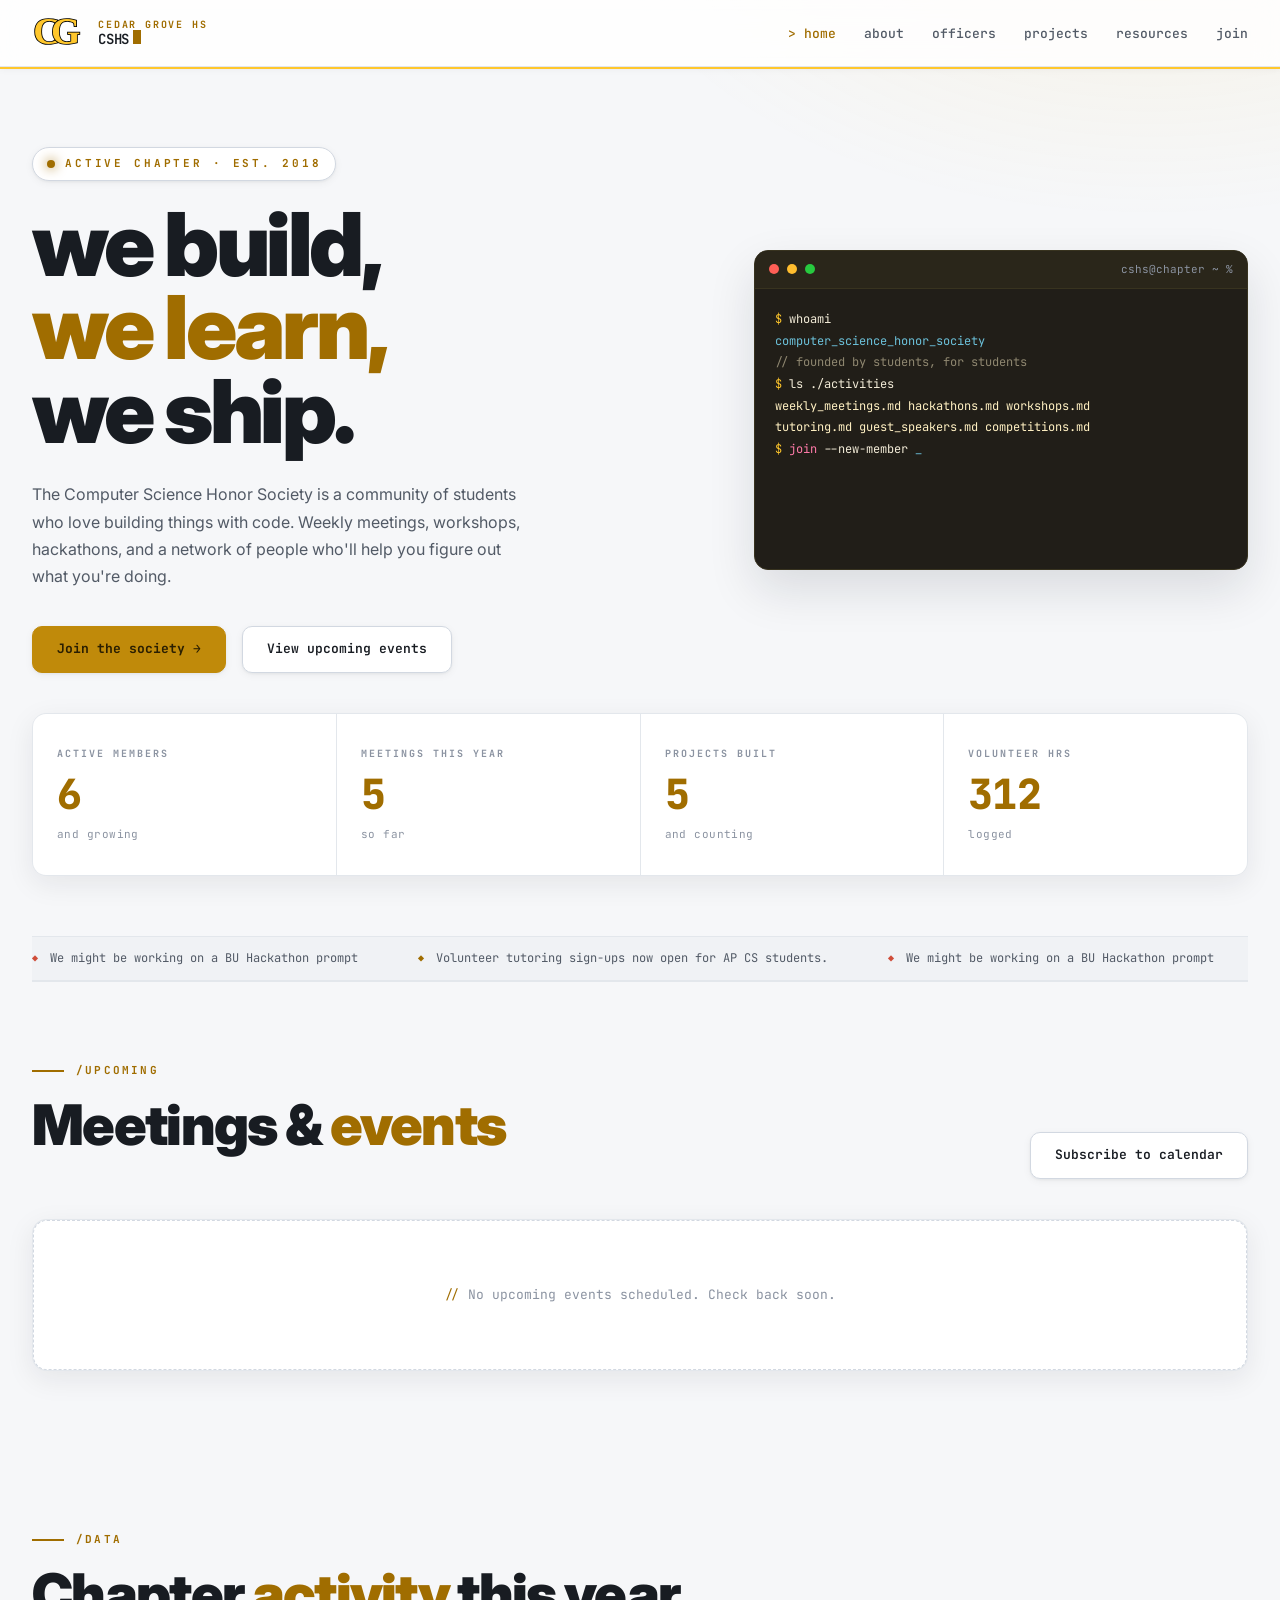
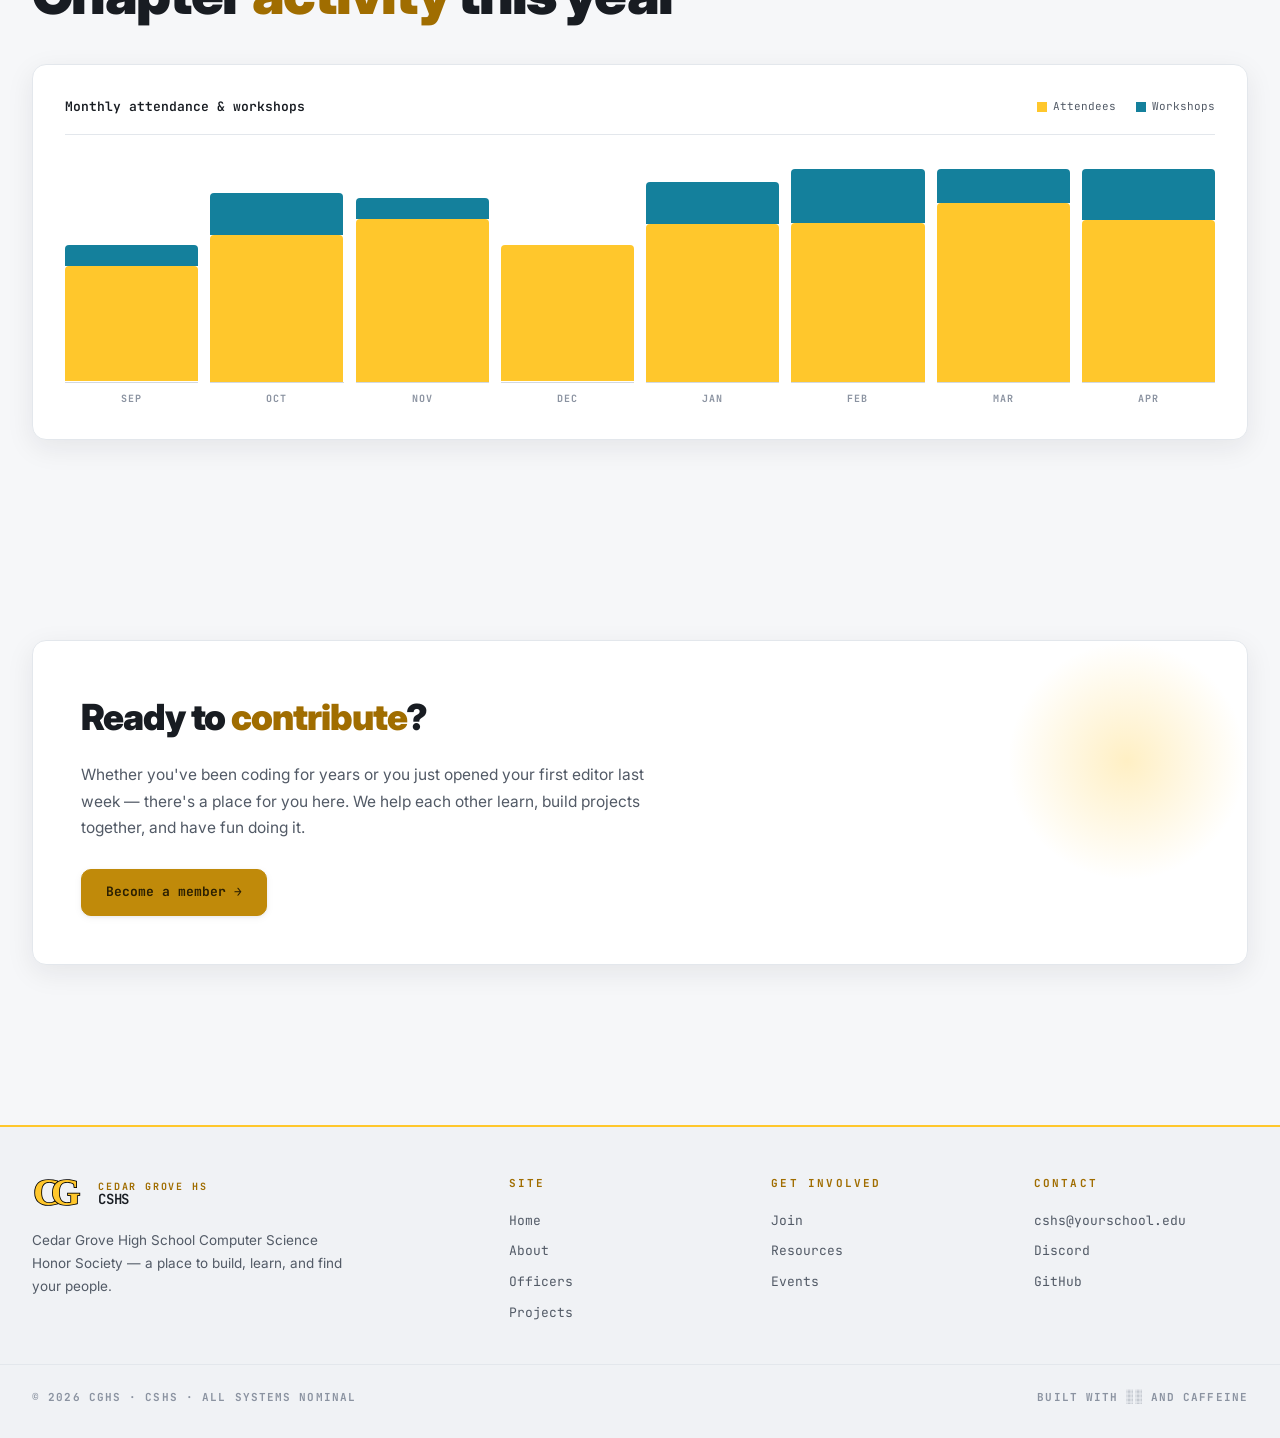
<file: index.html>
<!DOCTYPE html>
<html lang="en">
<head>
  <meta charset="UTF-8">
  <meta name="viewport" content="width=device-width, initial-scale=1.0">
  <title>CSHS — Computer Science Honor Society</title>
  <meta name="description" content="The Computer Science Honor Society — a community of student programmers, builders, and problem solvers.">
  <link rel="stylesheet" href="assets/style.css">
</head>
<body>

<nav>
  <div class="nav-inner">
    <a href="index.html" class="logo">
      <img src="assets/logo.svg" alt="Cedar Grove" class="logo-img">
      <span class="logo-text">
        <span class="logo-school">Cedar Grove HS</span>
        <span class="logo-club">CSHS<span class="logo-cursor"></span></span>
      </span>
    </a>
    <button class="nav-toggle" aria-label="Toggle menu">menu</button>
    <ul class="nav-links">
      <li><a href="index.html" class="active">home</a></li>
      <li><a href="about.html">about</a></li>
      <li><a href="officers.html">officers</a></li>
      <li><a href="projects.html">projects</a></li>
      <li><a href="resources.html">resources</a></li>
      <li><a href="join.html">join</a></li>
    </ul>
  </div>
</nav>

<main>

  <!-- HERO -->
  <section class="hero">
    <div class="hero-grid">
      <div class="hero-content">
        <div class="hero-tag">
          <span class="pulse"></span>
          <span>active chapter · est. 2018</span>
        </div>
        <h1 class="hero-title">
          <span class="line-1">we build,</span>
          <span class="line-2">we learn,</span>
          <span class="line-1">we ship.</span>
        </h1>
        <p class="hero-subtitle">
          The Computer Science Honor Society is a community of students who love
          building things with code. Weekly meetings, workshops, hackathons,
          and a network of people who'll help you figure out what you're doing.
        </p>
        <div class="hero-cta">
          <a href="join.html" class="btn btn-primary">Join the society →</a>
          <a href="#events" class="btn">View upcoming events</a>
        </div>
      </div>

      <div class="terminal">
        <div class="terminal-header">
          <span class="terminal-dot dot-red"></span>
          <span class="terminal-dot dot-yellow"></span>
          <span class="terminal-dot dot-green"></span>
          <span class="terminal-title">cshs@chapter ~ %</span>
        </div>
        <div class="terminal-body">
          <span class="terminal-line"><span class="prompt">$</span> whoami</span>
          <span class="terminal-line"><span class="path">computer_science_honor_society</span></span>
          <span class="terminal-line"><span class="comment">// founded by students, for students</span></span>
          <span class="terminal-line"><span class="prompt">$</span> ls ./activities</span>
          <span class="terminal-line"><span class="string">weekly_meetings.md  hackathons.md  workshops.md</span></span>
          <span class="terminal-line"><span class="string">tutoring.md  guest_speakers.md  competitions.md</span></span>
          <span class="terminal-line"><span class="prompt">$</span> <span class="keyword">join</span> --new-member <span class="path">_</span></span>
        </div>
      </div>
    </div>

    <!-- STATS -->
    <div class="stats-grid reveal">
      <div class="stat">
        <div class="stat-label">Active members</div>
        <div class="stat-value" data-stat="members">0</div>
        <div class="stat-suffix">and growing</div>
      </div>
      <div class="stat">
        <div class="stat-label">Meetings this year</div>
        <div class="stat-value" data-stat="meetings_this_year">0</div>
        <div class="stat-suffix">so far</div>
      </div>
      <div class="stat">
        <div class="stat-label">Projects built</div>
        <div class="stat-value" data-stat="projects_built">0</div>
        <div class="stat-suffix">and counting</div>
      </div>
      <div class="stat">
        <div class="stat-label">Volunteer hrs</div>
        <div class="stat-value" data-stat="hours_volunteered">0</div>
        <div class="stat-suffix">logged</div>
      </div>
    </div>
  </section>

  <!-- ANNOUNCEMENTS TICKER -->
  <div class="announcement-bar">
    <div class="announcement-track" id="announcement-track"></div>
  </div>

  <!-- EVENTS -->
  <section class="section events-section" id="events">
    <div class="events-header">
      <div>
        <div class="section-label">/upcoming</div>
        <h2 class="section-title">Meetings & <span class="accent">events</span></h2>
      </div>
      <a href="#" class="btn">Subscribe to calendar</a>
    </div>
    <div class="events-list" id="events-list">
      <div class="empty-state">Loading events…</div>
    </div>
  </section>

  <!-- ACTIVITY CHART -->
  <section class="section">
    <div class="section-label">/data</div>
    <h2 class="section-title">Chapter <span class="accent">activity</span> this year</h2>

    <div class="activity-chart">
      <div class="chart-header">
        <div class="chart-title">Monthly attendance & workshops</div>
        <div class="chart-legend">
          <span><span class="legend-dot" style="background: var(--accent-bright)"></span>Attendees</span>
          <span><span class="legend-dot" style="background: var(--cyan)"></span>Workshops</span>
        </div>
      </div>
      <div class="bar-chart" id="activity-chart"></div>
    </div>
  </section>

  <!-- CTA -->
  <section class="section">
    <div class="cta-box reveal">
      <h2 class="cta-title">Ready to <span class="accent">contribute</span>?</h2>
      <p class="cta-text">
        Whether you've been coding for years or you just opened your first editor
        last week — there's a place for you here. We help each other learn, build
        projects together, and have fun doing it.
      </p>
      <a href="join.html" class="btn btn-primary">Become a member →</a>
    </div>
  </section>

</main>

<footer>
  <div class="footer-inner">
    <div class="footer-col">
      <div class="logo">
        <img src="assets/logo.svg" alt="Cedar Grove" class="logo-img">
        <span class="logo-text">
          <span class="logo-school">Cedar Grove HS</span>
          <span class="logo-club">CSHS</span>
        </span>
      </div>
      <p class="footer-tagline">
        Cedar Grove High School Computer Science Honor Society —
        a place to build, learn, and find your people.
      </p>
    </div>
    <div class="footer-col">
      <h4>Site</h4>
      <ul>
        <li><a href="index.html">Home</a></li>
        <li><a href="about.html">About</a></li>
        <li><a href="officers.html">Officers</a></li>
        <li><a href="projects.html">Projects</a></li>
      </ul>
    </div>
    <div class="footer-col">
      <h4>Get involved</h4>
      <ul>
        <li><a href="join.html">Join</a></li>
        <li><a href="resources.html">Resources</a></li>
        <li><a href="#events">Events</a></li>
      </ul>
    </div>
    <div class="footer-col">
      <h4>Contact</h4>
      <ul>
        <li><a href="mailto:cshs@yourschool.edu">cshs@yourschool.edu</a></li>
        <li><a href="#">Discord</a></li>
        <li><a href="#">GitHub</a></li>
      </ul>
    </div>
  </div>
  <div class="footer-bottom">
    <span>© 2026 CGHS · CSHS · ALL SYSTEMS NOMINAL</span>
    <span>BUILT WITH ░░ AND CAFFEINE</span>
  </div>
</footer>

<script src="assets/script.js"></script>
</body>
</html>
</file>
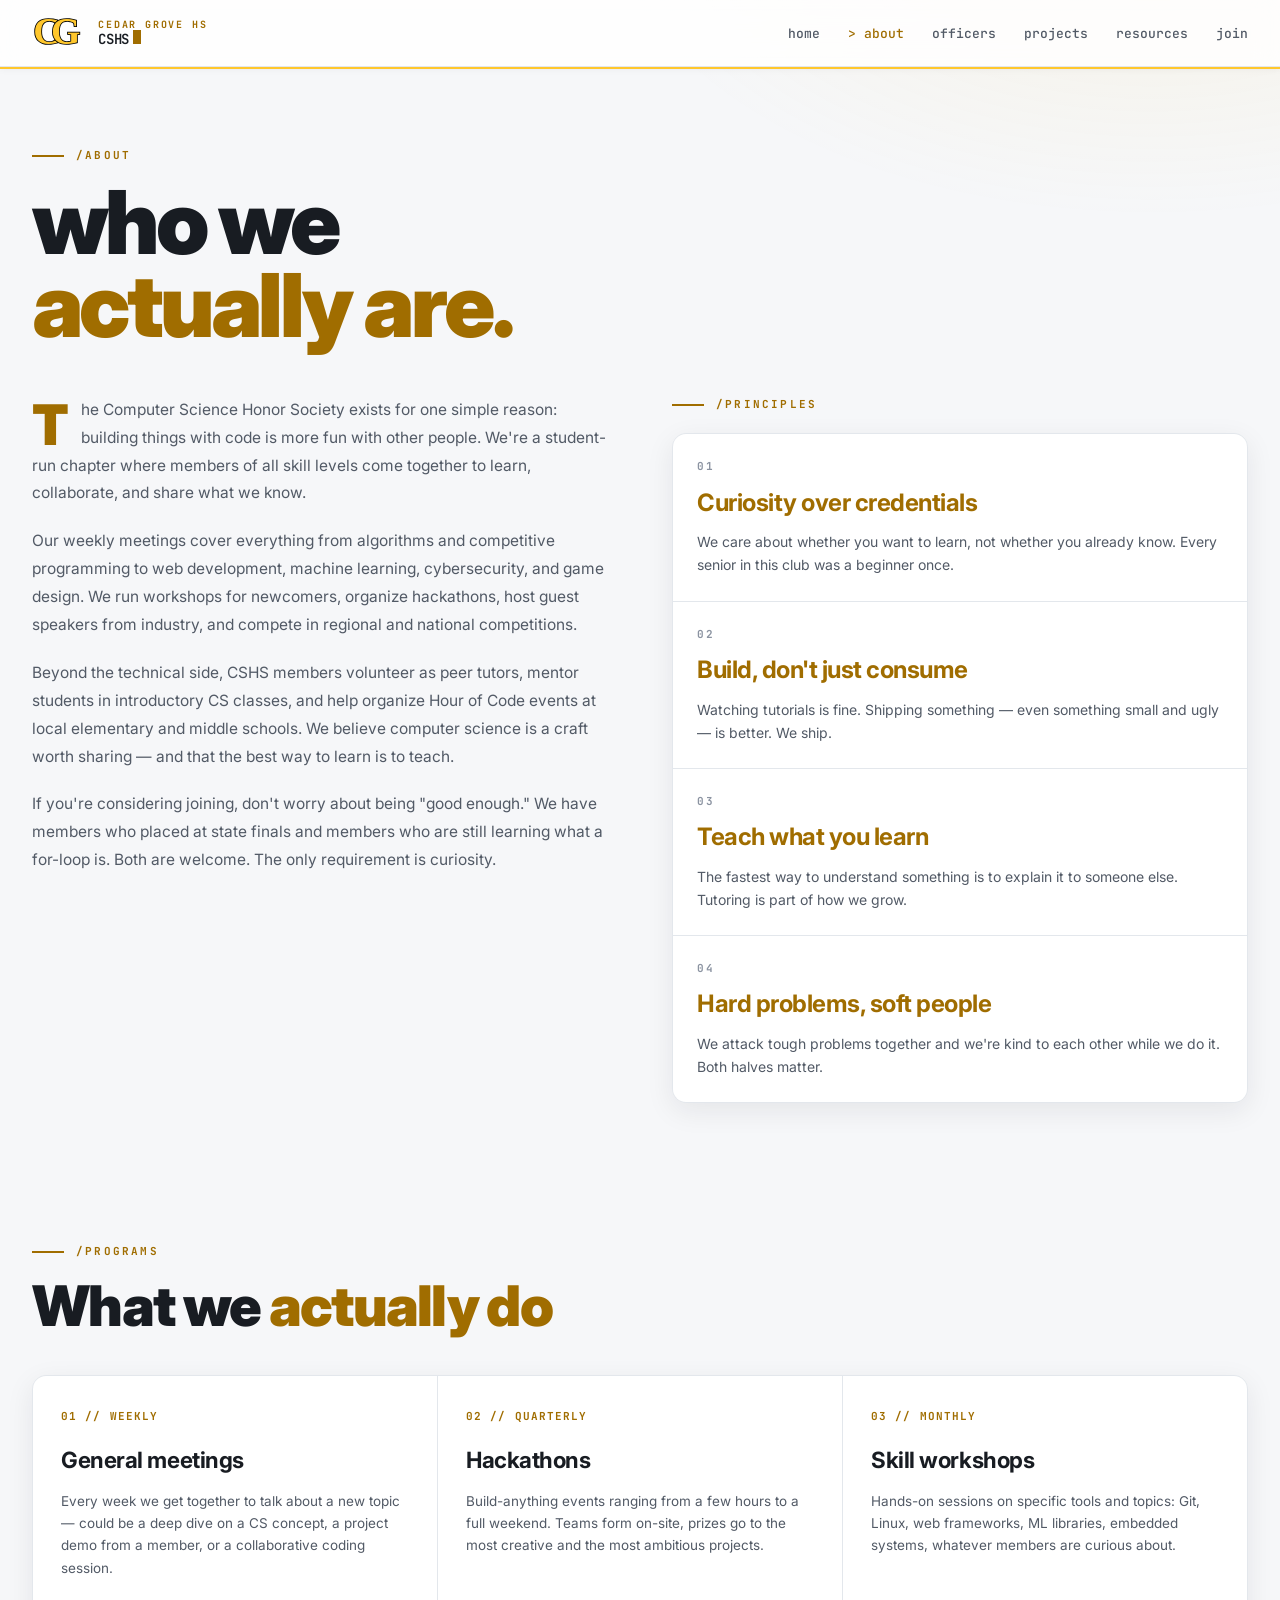
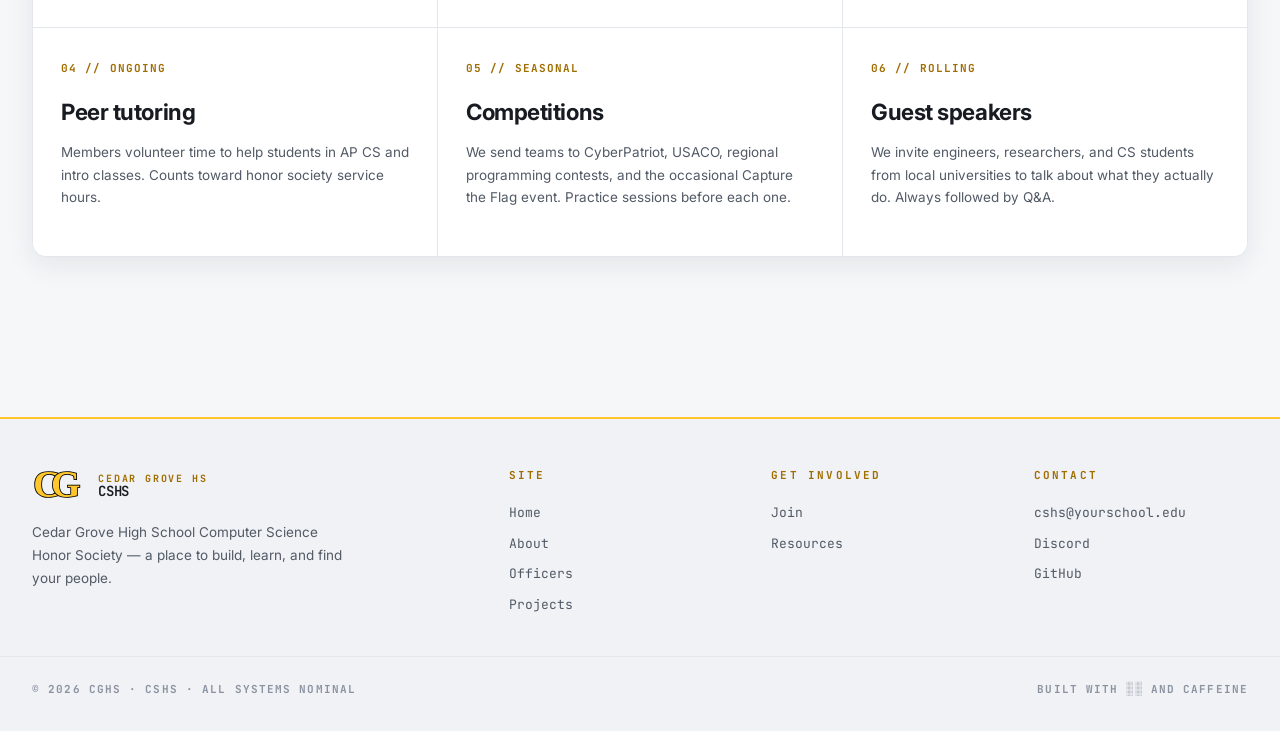
<file: about.html>
<!DOCTYPE html>
<html lang="en">
<head>
  <meta charset="UTF-8">
  <meta name="viewport" content="width=device-width, initial-scale=1.0">
  <title>About — CSHS</title>
  <link rel="stylesheet" href="assets/style.css">
</head>
<body>

<nav>
  <div class="nav-inner">
    <a href="index.html" class="logo">
      <img src="assets/logo.svg" alt="Cedar Grove" class="logo-img">
      <span class="logo-text">
        <span class="logo-school">Cedar Grove HS</span>
        <span class="logo-club">CSHS<span class="logo-cursor"></span></span>
      </span>
    </a>
    <button class="nav-toggle" aria-label="Toggle menu">menu</button>
    <ul class="nav-links">
      <li><a href="index.html">home</a></li>
      <li><a href="about.html" class="active">about</a></li>
      <li><a href="officers.html">officers</a></li>
      <li><a href="projects.html">projects</a></li>
      <li><a href="resources.html">resources</a></li>
      <li><a href="join.html">join</a></li>
    </ul>
  </div>
</nav>

<main>

  <section class="hero">
    <div class="section-label">/about</div>
    <h1 class="hero-title">
      <span class="line-1">who we</span>
      <span class="line-2">actually are.</span>
    </h1>

    <div class="about-grid">
      <div class="about-text">
        <p>
          The Computer Science Honor Society exists for one simple reason:
          building things with code is more fun with other people. We're a
          student-run chapter where members of all skill levels come together
          to learn, collaborate, and share what we know.
        </p>
        <p>
          Our weekly meetings cover everything from algorithms and competitive
          programming to web development, machine learning, cybersecurity, and
          game design. We run workshops for newcomers, organize hackathons,
          host guest speakers from industry, and compete in regional and
          national competitions.
        </p>
        <p>
          Beyond the technical side, CSHS members volunteer as peer tutors,
          mentor students in introductory CS classes, and help organize
          Hour of Code events at local elementary and middle schools. We
          believe computer science is a craft worth sharing — and that the
          best way to learn is to teach.
        </p>
        <p>
          If you're considering joining, don't worry about being "good enough."
          We have members who placed at state finals and members who are still
          learning what a for-loop is. Both are welcome. The only requirement
          is curiosity.
        </p>
      </div>

      <div>
        <div class="section-label" style="margin-bottom: 20px;">/principles</div>
        <div class="values-list">
          <div class="value-item">
            <div class="value-num">01</div>
            <div class="value-title">Curiosity over credentials</div>
            <div class="value-desc">
              We care about whether you want to learn, not whether you already know.
              Every senior in this club was a beginner once.
            </div>
          </div>
          <div class="value-item">
            <div class="value-num">02</div>
            <div class="value-title">Build, don't just consume</div>
            <div class="value-desc">
              Watching tutorials is fine. Shipping something — even something
              small and ugly — is better. We ship.
            </div>
          </div>
          <div class="value-item">
            <div class="value-num">03</div>
            <div class="value-title">Teach what you learn</div>
            <div class="value-desc">
              The fastest way to understand something is to explain it to
              someone else. Tutoring is part of how we grow.
            </div>
          </div>
          <div class="value-item">
            <div class="value-num">04</div>
            <div class="value-title">Hard problems, soft people</div>
            <div class="value-desc">
              We attack tough problems together and we're kind to each other
              while we do it. Both halves matter.
            </div>
          </div>
        </div>
      </div>
    </div>
  </section>

  <!-- WHAT WE DO -->
  <section class="section">
    <div class="section-label">/programs</div>
    <h2 class="section-title">What we <span class="accent">actually do</span></h2>

    <div class="projects-grid" style="margin-top: 40px;">
      <div class="project">
        <div class="project-icon">01 // WEEKLY</div>
        <h3 class="project-title">General meetings</h3>
        <p class="project-desc">
          Every week we get together to talk about a new topic — could be a
          deep dive on a CS concept, a project demo from a member, or a
          collaborative coding session.
        </p>
      </div>
      <div class="project">
        <div class="project-icon">02 // QUARTERLY</div>
        <h3 class="project-title">Hackathons</h3>
        <p class="project-desc">
          Build-anything events ranging from a few hours to a full weekend.
          Teams form on-site, prizes go to the most creative and the most
          ambitious projects.
        </p>
      </div>
      <div class="project">
        <div class="project-icon">03 // MONTHLY</div>
        <h3 class="project-title">Skill workshops</h3>
        <p class="project-desc">
          Hands-on sessions on specific tools and topics: Git, Linux, web
          frameworks, ML libraries, embedded systems, whatever members are
          curious about.
        </p>
      </div>
      <div class="project">
        <div class="project-icon">04 // ONGOING</div>
        <h3 class="project-title">Peer tutoring</h3>
        <p class="project-desc">
          Members volunteer time to help students in AP CS and intro classes.
          Counts toward honor society service hours.
        </p>
      </div>
      <div class="project">
        <div class="project-icon">05 // SEASONAL</div>
        <h3 class="project-title">Competitions</h3>
        <p class="project-desc">
          We send teams to CyberPatriot, USACO, regional programming contests,
          and the occasional Capture the Flag event. Practice sessions before
          each one.
        </p>
      </div>
      <div class="project">
        <div class="project-icon">06 // ROLLING</div>
        <h3 class="project-title">Guest speakers</h3>
        <p class="project-desc">
          We invite engineers, researchers, and CS students from local
          universities to talk about what they actually do. Always followed
          by Q&amp;A.
        </p>
      </div>
    </div>
  </section>

</main>

<footer>
  <div class="footer-inner">
    <div class="footer-col">
      <div class="logo">
        <img src="assets/logo.svg" alt="Cedar Grove" class="logo-img">
        <span class="logo-text">
          <span class="logo-school">Cedar Grove HS</span>
          <span class="logo-club">CSHS</span>
        </span>
      </div>
      <p class="footer-tagline">
        Cedar Grove High School Computer Science Honor Society —
        a place to build, learn, and find your people.
      </p>
    </div>
    <div class="footer-col">
      <h4>Site</h4>
      <ul>
        <li><a href="index.html">Home</a></li>
        <li><a href="about.html">About</a></li>
        <li><a href="officers.html">Officers</a></li>
        <li><a href="projects.html">Projects</a></li>
      </ul>
    </div>
    <div class="footer-col">
      <h4>Get involved</h4>
      <ul>
        <li><a href="join.html">Join</a></li>
        <li><a href="resources.html">Resources</a></li>
      </ul>
    </div>
    <div class="footer-col">
      <h4>Contact</h4>
      <ul>
        <li><a href="mailto:cshs@yourschool.edu">cshs@yourschool.edu</a></li>
        <li><a href="#">Discord</a></li>
        <li><a href="#">GitHub</a></li>
      </ul>
    </div>
  </div>
  <div class="footer-bottom">
    <span>© 2026 CGHS · CSHS · ALL SYSTEMS NOMINAL</span>
    <span>BUILT WITH ░░ AND CAFFEINE</span>
  </div>
</footer>

<script src="assets/script.js"></script>
</body>
</html>
</file>
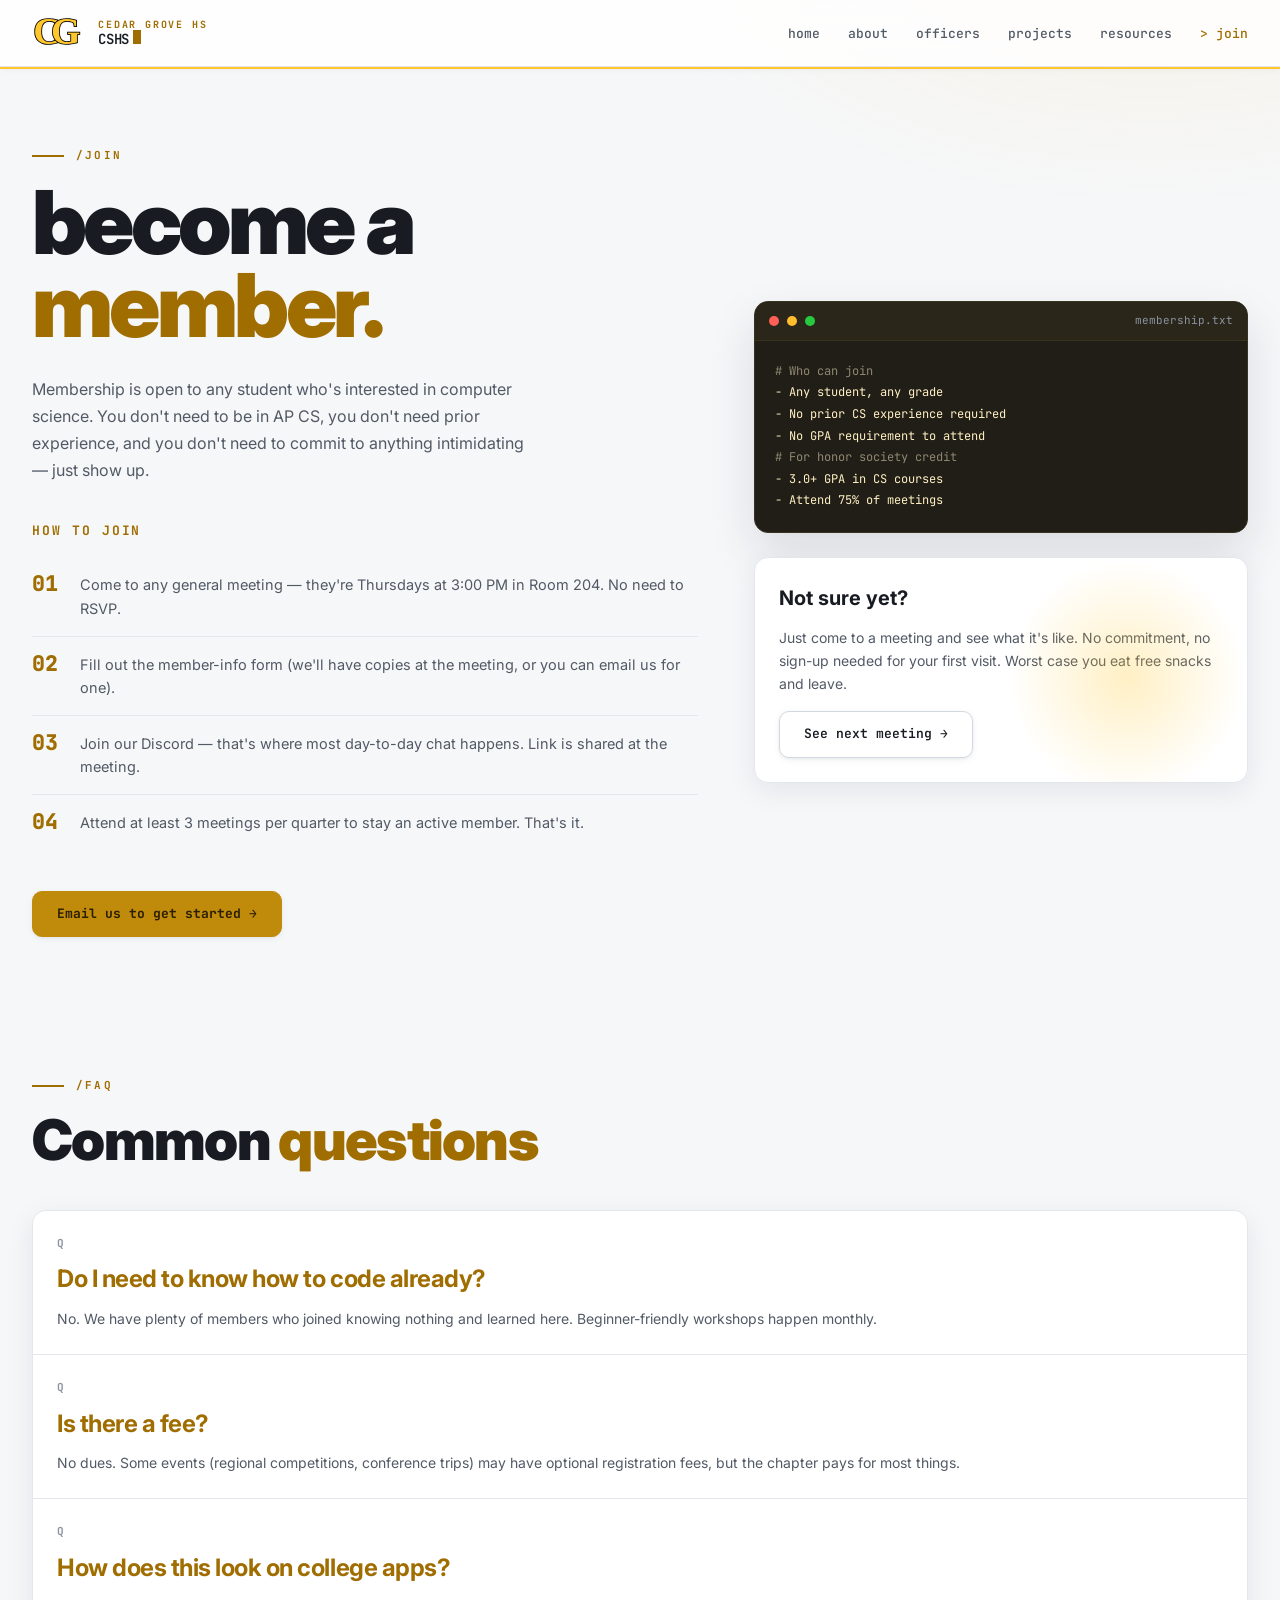
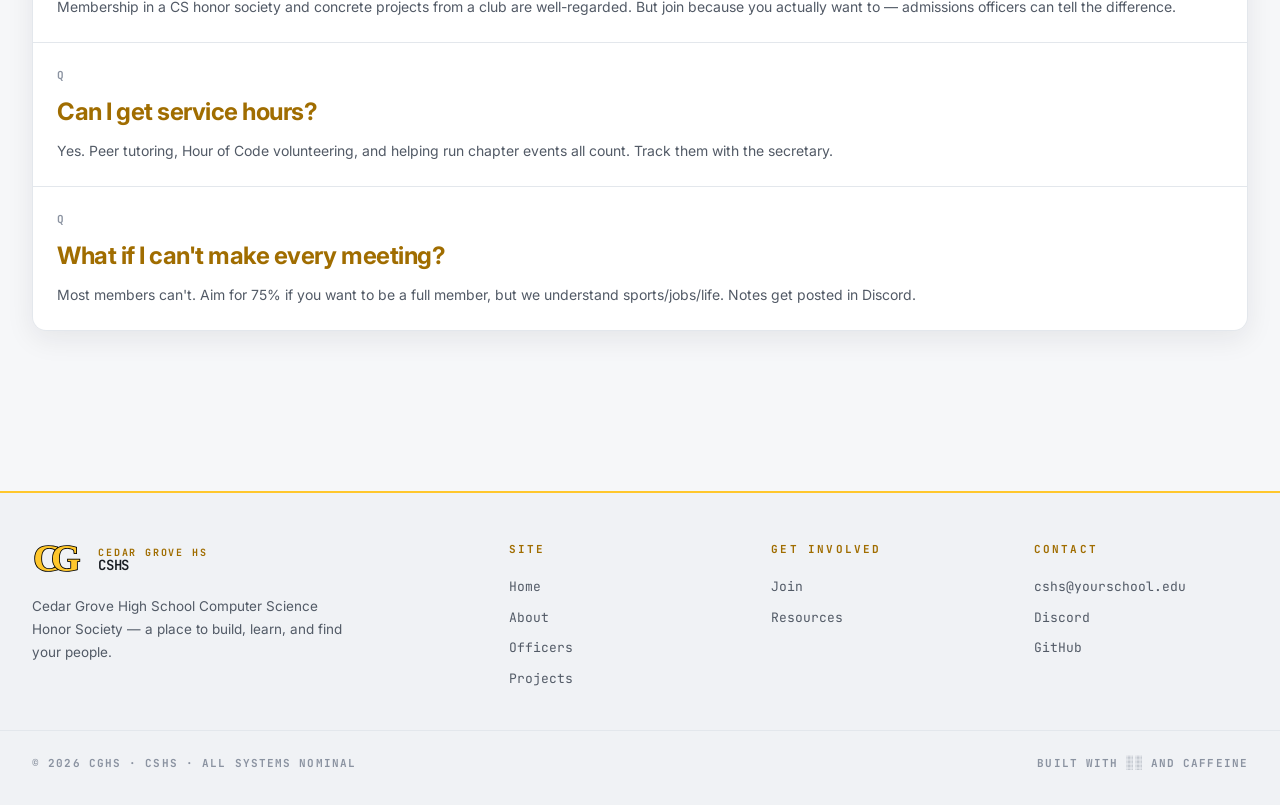
<file: join.html>
<!DOCTYPE html>
<html lang="en">
<head>
  <meta charset="UTF-8">
  <meta name="viewport" content="width=device-width, initial-scale=1.0">
  <title>Join — CSHS</title>
  <link rel="stylesheet" href="assets/style.css">
</head>
<body>

<nav>
  <div class="nav-inner">
    <a href="index.html" class="logo">
      <img src="assets/logo.svg" alt="Cedar Grove" class="logo-img">
      <span class="logo-text">
        <span class="logo-school">Cedar Grove HS</span>
        <span class="logo-club">CSHS<span class="logo-cursor"></span></span>
      </span>
    </a>
    <button class="nav-toggle" aria-label="Toggle menu">menu</button>
    <ul class="nav-links">
      <li><a href="index.html">home</a></li>
      <li><a href="about.html">about</a></li>
      <li><a href="officers.html">officers</a></li>
      <li><a href="projects.html">projects</a></li>
      <li><a href="resources.html">resources</a></li>
      <li><a href="join.html" class="active">join</a></li>
    </ul>
  </div>
</nav>

<main>

  <section class="hero">
    <div class="hero-grid">
      <div class="hero-content">
        <div class="section-label">/join</div>
        <h1 class="hero-title">
          <span class="line-1">become a</span>
          <span class="line-2">member.</span>
        </h1>
        <p class="hero-subtitle">
          Membership is open to any student who's interested in computer science.
          You don't need to be in AP CS, you don't need prior experience, and
          you don't need to commit to anything intimidating — just show up.
        </p>

        <div style="margin-top: 32px;">
          <h3 style="font-family: var(--mono); font-size: 13px; color: var(--accent); letter-spacing: 0.15em; text-transform: uppercase; margin-bottom: 16px;">How to join</h3>
          <ol style="list-style: none; counter-reset: step; padding: 0;">
            <li style="counter-increment: step; padding: 16px 0; border-bottom: 1px solid var(--border); font-size: 14.5px; color: var(--text-dim); display: flex; gap: 16px; font-family: var(--sans);">
              <span style="font-family: var(--mono); font-weight: 800; color: var(--accent); font-size: 1.35rem; line-height: 1; min-width: 32px; font-variant-numeric: tabular-nums;">01</span>
              <span>Come to any general meeting — they're Thursdays at 3:00 PM in Room 204. No need to RSVP.</span>
            </li>
            <li style="counter-increment: step; padding: 16px 0; border-bottom: 1px solid var(--border); font-size: 14.5px; color: var(--text-dim); display: flex; gap: 16px; font-family: var(--sans);">
              <span style="font-family: var(--mono); font-weight: 800; color: var(--accent); font-size: 1.35rem; line-height: 1; min-width: 32px; font-variant-numeric: tabular-nums;">02</span>
              <span>Fill out the member-info form (we'll have copies at the meeting, or you can email us for one).</span>
            </li>
            <li style="counter-increment: step; padding: 16px 0; border-bottom: 1px solid var(--border); font-size: 14.5px; color: var(--text-dim); display: flex; gap: 16px; font-family: var(--sans);">
              <span style="font-family: var(--mono); font-weight: 800; color: var(--accent); font-size: 1.35rem; line-height: 1; min-width: 32px; font-variant-numeric: tabular-nums;">03</span>
              <span>Join our Discord — that's where most day-to-day chat happens. Link is shared at the meeting.</span>
            </li>
            <li style="counter-increment: step; padding: 16px 0; font-size: 14.5px; color: var(--text-dim); display: flex; gap: 16px; font-family: var(--sans);">
              <span style="font-family: var(--mono); font-weight: 800; color: var(--accent); font-size: 1.35rem; line-height: 1; min-width: 32px; font-variant-numeric: tabular-nums;">04</span>
              <span>Attend at least 3 meetings per quarter to stay an active member. That's it.</span>
            </li>
          </ol>
        </div>

        <div style="margin-top: 40px;">
          <a href="mailto:cshs@yourschool.edu" class="btn btn-primary">Email us to get started →</a>
        </div>
      </div>

      <div>
        <div class="terminal">
          <div class="terminal-header">
            <span class="terminal-dot dot-red"></span>
            <span class="terminal-dot dot-yellow"></span>
            <span class="terminal-dot dot-green"></span>
            <span class="terminal-title">membership.txt</span>
          </div>
          <div class="terminal-body" style="min-height: auto;">
            <span class="terminal-line"><span class="comment"># Who can join</span></span>
            <span class="terminal-line"><span class="string">- Any student, any grade</span></span>
            <span class="terminal-line"><span class="string">- No prior CS experience required</span></span>
            <span class="terminal-line"><span class="string">- No GPA requirement to attend</span></span>
            <span class="terminal-line"></span>
            <span class="terminal-line"><span class="comment"># For honor society credit</span></span>
            <span class="terminal-line"><span class="string">- 3.0+ GPA in CS courses</span></span>
            <span class="terminal-line"><span class="string">- Attend 75% of meetings</span></span>
          </div>
        </div>

        <div class="cta-box" style="margin-top: 24px; padding: 24px;">
          <h3 style="font-family: var(--sans); font-size: 1.25rem; font-weight: 700; margin-bottom: 12px;">
            Not sure yet?
          </h3>
          <p style="font-family: var(--sans); font-size: 14px; color: var(--text-dim); line-height: 1.65; margin-bottom: 16px;">
            Just come to a meeting and see what it's like. No commitment, no
            sign-up needed for your first visit. Worst case you eat free snacks
            and leave.
          </p>
          <a href="index.html#events" class="btn">See next meeting →</a>
        </div>
      </div>
    </div>
  </section>

  <section class="section">
    <div class="section-label">/faq</div>
    <h2 class="section-title">Common <span class="accent">questions</span></h2>

    <div class="values-list" style="margin-top: 40px;">
      <div class="value-item">
        <div class="value-num">Q</div>
        <div class="value-title">Do I need to know how to code already?</div>
        <div class="value-desc">
          No. We have plenty of members who joined knowing nothing and learned
          here. Beginner-friendly workshops happen monthly.
        </div>
      </div>
      <div class="value-item">
        <div class="value-num">Q</div>
        <div class="value-title">Is there a fee?</div>
        <div class="value-desc">
          No dues. Some events (regional competitions, conference trips) may
          have optional registration fees, but the chapter pays for most things.
        </div>
      </div>
      <div class="value-item">
        <div class="value-num">Q</div>
        <div class="value-title">How does this look on college apps?</div>
        <div class="value-desc">
          Membership in a CS honor society and concrete projects from a club
          are well-regarded. But join because you actually want to — admissions
          officers can tell the difference.
        </div>
      </div>
      <div class="value-item">
        <div class="value-num">Q</div>
        <div class="value-title">Can I get service hours?</div>
        <div class="value-desc">
          Yes. Peer tutoring, Hour of Code volunteering, and helping run
          chapter events all count. Track them with the secretary.
        </div>
      </div>
      <div class="value-item">
        <div class="value-num">Q</div>
        <div class="value-title">What if I can't make every meeting?</div>
        <div class="value-desc">
          Most members can't. Aim for 75% if you want to be a full member, but
          we understand sports/jobs/life. Notes get posted in Discord.
        </div>
      </div>
    </div>
  </section>

</main>

<footer>
  <div class="footer-inner">
    <div class="footer-col">
      <div class="logo">
        <img src="assets/logo.svg" alt="Cedar Grove" class="logo-img">
        <span class="logo-text">
          <span class="logo-school">Cedar Grove HS</span>
          <span class="logo-club">CSHS</span>
        </span>
      </div>
      <p class="footer-tagline">
        Cedar Grove High School Computer Science Honor Society —
        a place to build, learn, and find your people.
      </p>
    </div>
    <div class="footer-col">
      <h4>Site</h4>
      <ul>
        <li><a href="index.html">Home</a></li>
        <li><a href="about.html">About</a></li>
        <li><a href="officers.html">Officers</a></li>
        <li><a href="projects.html">Projects</a></li>
      </ul>
    </div>
    <div class="footer-col">
      <h4>Get involved</h4>
      <ul>
        <li><a href="join.html">Join</a></li>
        <li><a href="resources.html">Resources</a></li>
      </ul>
    </div>
    <div class="footer-col">
      <h4>Contact</h4>
      <ul>
        <li><a href="mailto:cshs@yourschool.edu">cshs@yourschool.edu</a></li>
        <li><a href="#">Discord</a></li>
        <li><a href="#">GitHub</a></li>
      </ul>
    </div>
  </div>
  <div class="footer-bottom">
    <span>© 2026 CGHS · CSHS · ALL SYSTEMS NOMINAL</span>
    <span>BUILT WITH ░░ AND CAFFEINE</span>
  </div>
</footer>

<script src="assets/script.js"></script>
</body>
</html>
</file>
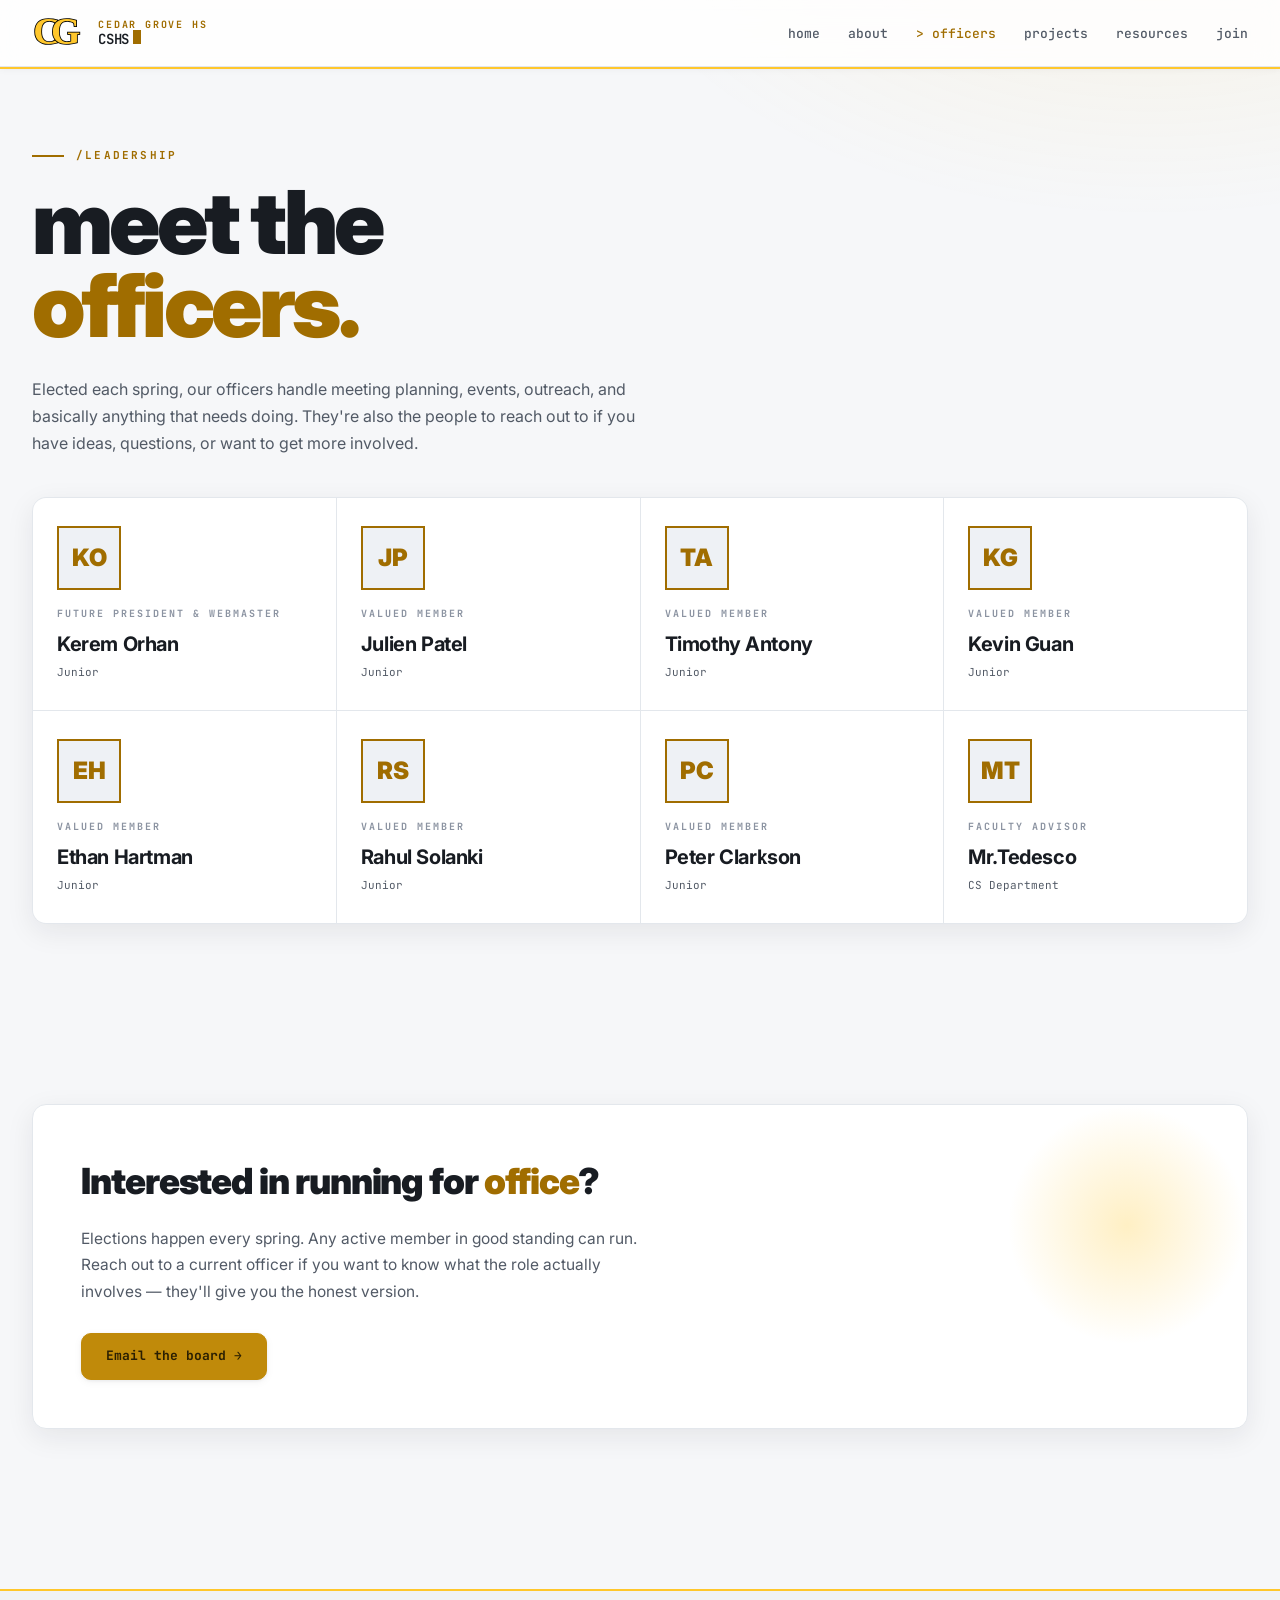
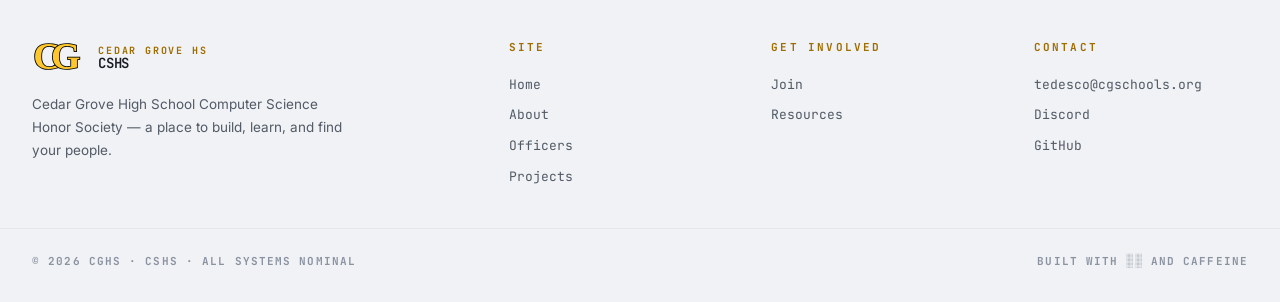
<file: officers.html>
<!DOCTYPE html>
<html lang="en">
<head>
  <meta charset="UTF-8">
  <meta name="viewport" content="width=device-width, initial-scale=1.0">
  <title>Officers — CSHS</title>
  <link rel="stylesheet" href="assets/style.css">
</head>
<body>

<nav>
  <div class="nav-inner">
    <a href="index.html" class="logo">
      <img src="assets/logo.svg" alt="Cedar Grove" class="logo-img">
      <span class="logo-text">
        <span class="logo-school">Cedar Grove HS</span>
        <span class="logo-club">CSHS<span class="logo-cursor"></span></span>
      </span>
    </a>
    <button class="nav-toggle" aria-label="Toggle menu">menu</button>
    <ul class="nav-links">
      <li><a href="index.html">home</a></li>
      <li><a href="about.html">about</a></li>
      <li><a href="officers.html" class="active">officers</a></li>
      <li><a href="projects.html">projects</a></li>
      <li><a href="resources.html">resources</a></li>
      <li><a href="join.html">join</a></li>
    </ul>
  </div>
</nav>

<main>

  <section class="hero">
    <div class="section-label">/leadership</div>
    <h1 class="hero-title">
      <span class="line-1">meet the</span>
      <span class="line-2">officers.</span>
    </h1>
    <p class="hero-subtitle" style="max-width: 640px;">
      Elected each spring, our officers handle meeting planning, events, outreach,
      and basically anything that needs doing. They're also the people to reach
      out to if you have ideas, questions, or want to get more involved.
    </p>

    <div class="officers-grid">
      <div class="officer">
        <div class="officer-avatar">KO</div>
        <div class="officer-role">Future President & Webmaster</div>
        <div class="officer-name">Kerem Orhan</div>
        <div class="officer-grade">Junior</div>
      </div>
      <div class="officer">
        <div class="officer-avatar">JP</div>
        <div class="officer-role">Valued Member</div>
        <div class="officer-name">Julien Patel</div>
        <div class="officer-grade">Junior</div>
      </div>
      <div class="officer">
        <div class="officer-avatar">TA</div>
        <div class="officer-role">Valued Member</div>
        <div class="officer-name">Timothy Antony</div>
        <div class="officer-grade">Junior</div>
      </div>
      <div class="officer">
        <div class="officer-avatar">KG</div>
        <div class="officer-role">Valued Member</div>
        <div class="officer-name">Kevin Guan</div>
        <div class="officer-grade">Junior</div>
      </div>
      <div class="officer">
        <div class="officer-avatar">EH</div>
        <div class="officer-role">Valued Member</div>
        <div class="officer-name">Ethan Hartman</div>
        <div class="officer-grade">Junior</div>
      </div>
      <div class="officer">
        <div class="officer-avatar">RS</div>
        <div class="officer-role">Valued Member</div>
        <div class="officer-name">Rahul Solanki</div>
        <div class="officer-grade">Junior</div>
      </div>
      <div class="officer">
        <div class="officer-avatar">PC</div>
        <div class="officer-role">Valued Member</div>
        <div class="officer-name">Peter Clarkson</div>
        <div class="officer-grade">Junior</div>
      </div>
      <div class="officer">
        <div class="officer-avatar">MT</div>
        <div class="officer-role">Faculty Advisor</div>
        <div class="officer-name">Mr.Tedesco</div>
        <div class="officer-grade">CS Department</div>
      </div>
    </div>
  </section>

  <section class="section">
    <div class="cta-box">
      <h2 class="cta-title">Interested in running for <span class="accent">office</span>?</h2>
      <p class="cta-text">
        Elections happen every spring. Any active member in good standing can run.
        Reach out to a current officer if you want to know what the role actually
        involves — they'll give you the honest version.
      </p>
      <a href="mailto:tedesco@cgschools.org" class="btn btn-primary">Email the board →</a>
    </div>
  </section>

</main>

<footer>
  <div class="footer-inner">
    <div class="footer-col">
      <div class="logo">
        <img src="assets/logo.svg" alt="Cedar Grove" class="logo-img">
        <span class="logo-text">
          <span class="logo-school">Cedar Grove HS</span>
          <span class="logo-club">CSHS</span>
        </span>
      </div>
      <p class="footer-tagline">
        Cedar Grove High School Computer Science Honor Society —
        a place to build, learn, and find your people.
      </p>
    </div>
    <div class="footer-col">
      <h4>Site</h4>
      <ul>
        <li><a href="index.html">Home</a></li>
        <li><a href="about.html">About</a></li>
        <li><a href="officers.html">Officers</a></li>
        <li><a href="projects.html">Projects</a></li>
      </ul>
    </div>
    <div class="footer-col">
      <h4>Get involved</h4>
      <ul>
        <li><a href="join.html">Join</a></li>
        <li><a href="resources.html">Resources</a></li>
      </ul>
    </div>
    <div class="footer-col">
      <h4>Contact</h4>
      <ul>
        <li><a href="mailto:tedesco@cgschools.org">tedesco@cgschools.org</a></li>
        <li><a href="#">Discord</a></li>
        <li><a href="#">GitHub</a></li>
      </ul>
    </div>
  </div>
  <div class="footer-bottom">
    <span>© 2026 CGHS · CSHS · ALL SYSTEMS NOMINAL</span>
    <span>BUILT WITH ░░ AND CAFFEINE</span>
  </div>
</footer>

<script src="assets/script.js"></script>
</body>
</html>
</file>
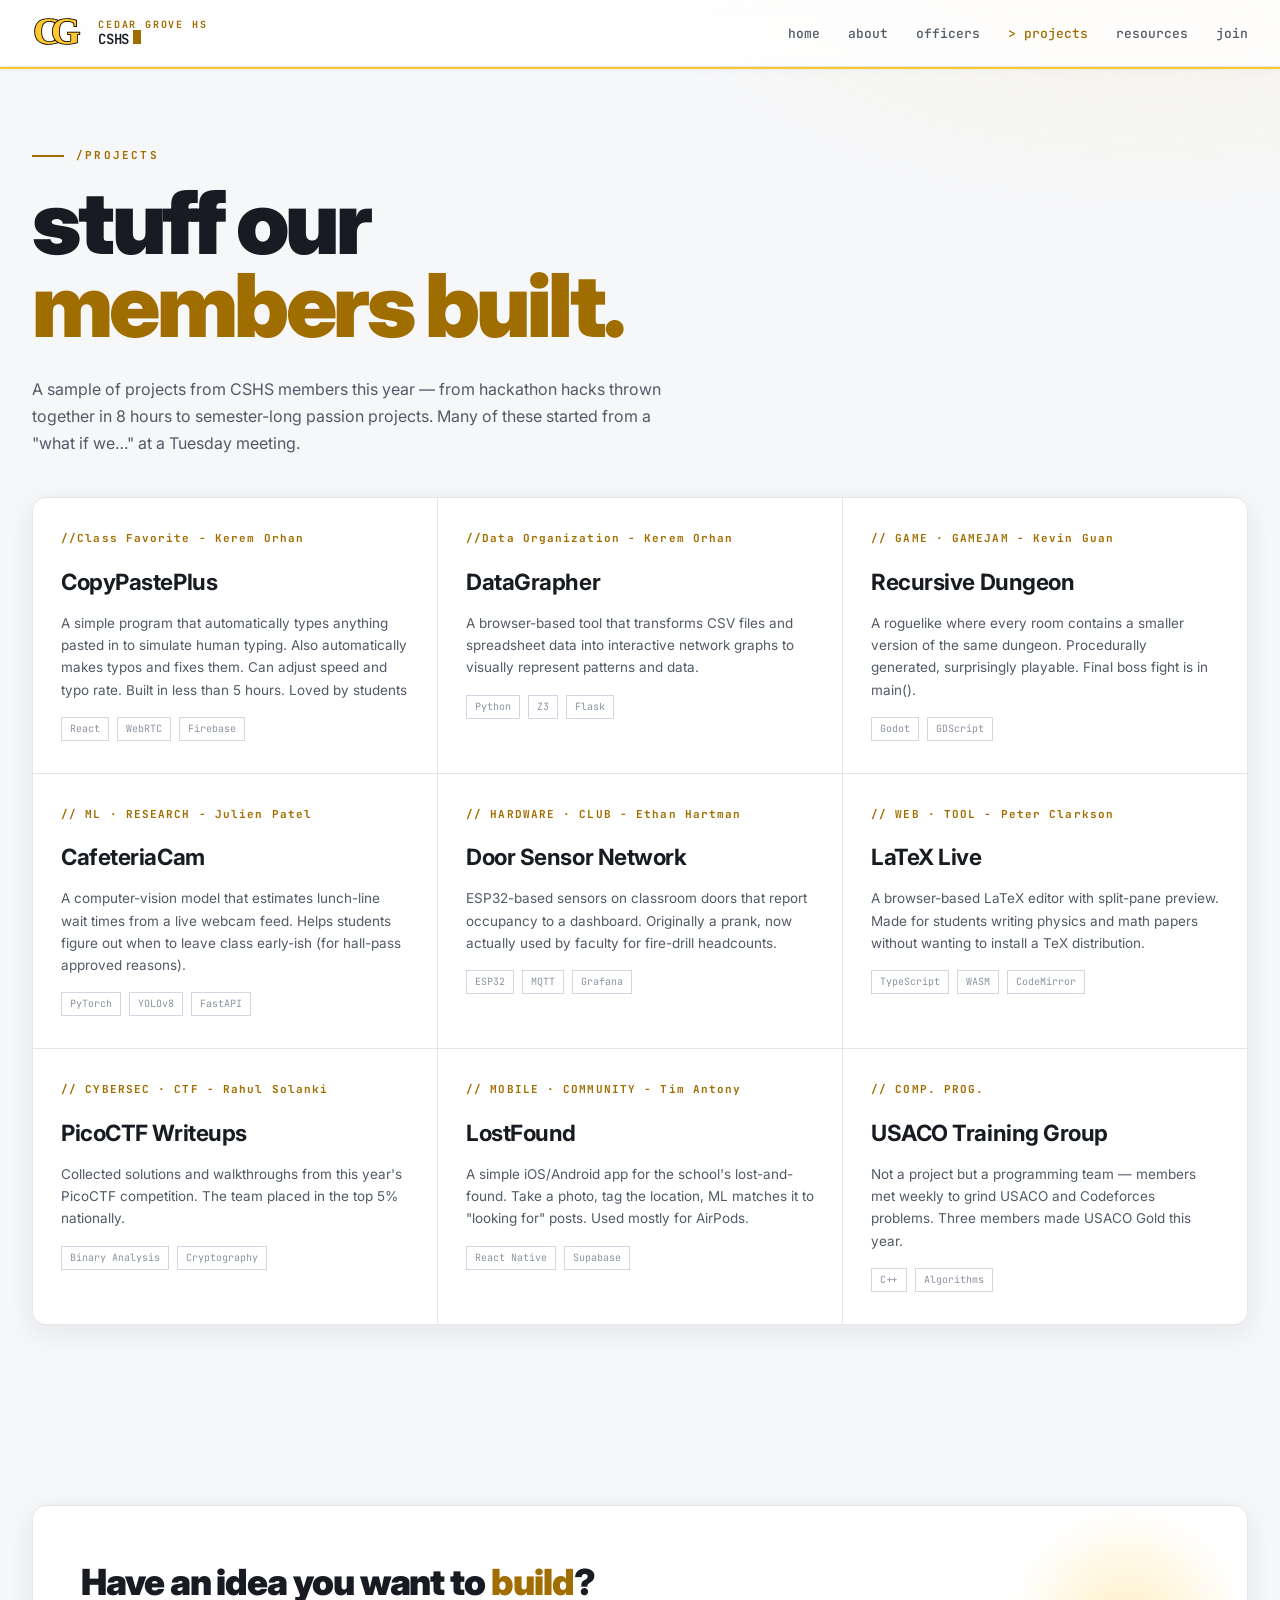
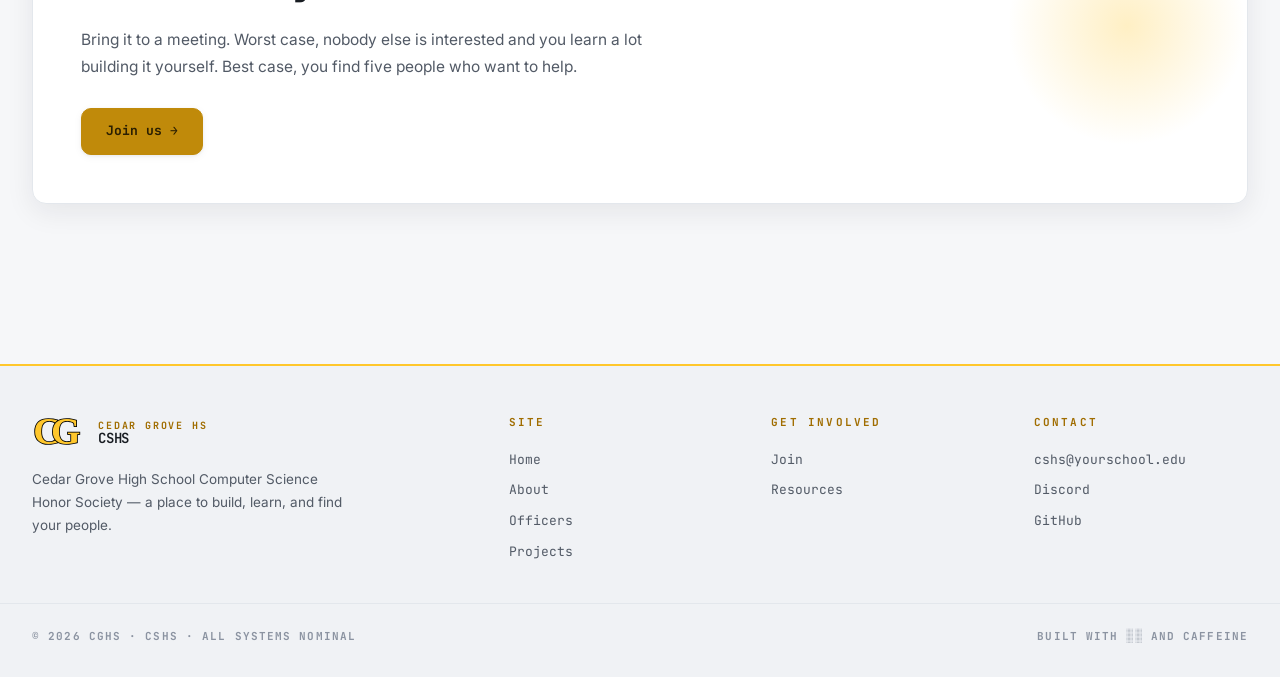
<file: projects.html>
<!DOCTYPE html>
<html lang="en">
<head>
  <meta charset="UTF-8">
  <meta name="viewport" content="width=device-width, initial-scale=1.0">
  <title>Projects — CSHS</title>
  <link rel="stylesheet" href="assets/style.css">
</head>
<body>

<nav>
  <div class="nav-inner">
    <a href="index.html" class="logo">
      <img src="assets/logo.svg" alt="Cedar Grove" class="logo-img">
      <span class="logo-text">
        <span class="logo-school">Cedar Grove HS</span>
        <span class="logo-club">CSHS<span class="logo-cursor"></span></span>
      </span>
    </a>
    <button class="nav-toggle" aria-label="Toggle menu">menu</button>
    <ul class="nav-links">
      <li><a href="index.html">home</a></li>
      <li><a href="about.html">about</a></li>
      <li><a href="officers.html">officers</a></li>
      <li><a href="projects.html" class="active">projects</a></li>
      <li><a href="resources.html">resources</a></li>
      <li><a href="join.html">join</a></li>
    </ul>
  </div>
</nav>

<main>

  <section class="hero">
    <div class="section-label">/projects</div>
    <h1 class="hero-title">
      <span class="line-1">stuff our</span>
      <span class="line-2">members built.</span>
    </h1>
    <p class="hero-subtitle" style="max-width: 640px;">
      A sample of projects from CSHS members this year — from hackathon hacks
      thrown together in 8 hours to semester-long passion projects. Many of
      these started from a "what if we…" at a Tuesday meeting.
    </p>

    <div class="projects-grid">
      <a href="https://github.com/Kerem-Orhan/CopyPastePlus" target="_blank" class="project">
        <div class="project-icon">//Class Favorite - Kerem Orhan</div>
        <h3 class="project-title">CopyPastePlus</h3>
        <p class="project-desc">
          A simple program that automatically types anything pasted in to simulate human typing. 
          Also automatically makes typos and fixes them. Can adjust speed and typo rate.
          Built in less than 5 hours. Loved by students
        </p>
        <div class="project-tags">
          <span class="project-tag">React</span>
          <span class="project-tag">WebRTC</span>
          <span class="project-tag">Firebase</span>
        </div>
      </a>

      <a href="https://github.com/Kerem-Orhan/DataGrapher" target="_blank" class="project">
        <div class="project-icon">//Data Organization - Kerem Orhan</div>
        <h3 class="project-title">DataGrapher</h3>
        <p class="project-desc">
          A browser-based tool that transforms CSV files and spreadsheet data into
          interactive network graphs to visually represent patterns and data.
        </p>
        <div class="project-tags">
          <span class="project-tag">Python</span>
          <span class="project-tag">Z3</span>
          <span class="project-tag">Flask</span>
        </div>
      </a>

      <div class="project">
        <div class="project-icon">// GAME · GAMEJAM - Kevin Guan</div>
        <h3 class="project-title">Recursive Dungeon</h3>
        <p class="project-desc">
          A roguelike where every room contains a smaller version of the same
          dungeon. Procedurally generated, surprisingly playable. Final boss
          fight is in main().
        </p>
        <div class="project-tags">
          <span class="project-tag">Godot</span>
          <span class="project-tag">GDScript</span>
        </div>
      </div>

      <div class="project">
        <div class="project-icon">// ML · RESEARCH - Julien Patel</div>
        <h3 class="project-title">CafeteriaCam</h3>
        <p class="project-desc">
          A computer-vision model that estimates lunch-line wait times from
          a live webcam feed. Helps students figure out when to leave class
          early-ish (for hall-pass approved reasons).
        </p>
        <div class="project-tags">
          <span class="project-tag">PyTorch</span>
          <span class="project-tag">YOLOv8</span>
          <span class="project-tag">FastAPI</span>
        </div>
      </div>

      <div class="project">
        <div class="project-icon">// HARDWARE · CLUB - Ethan Hartman</div>
        <h3 class="project-title">Door Sensor Network</h3>
        <p class="project-desc">
          ESP32-based sensors on classroom doors that report occupancy to a
          dashboard. Originally a prank, now actually used by faculty for
          fire-drill headcounts.
        </p>
        <div class="project-tags">
          <span class="project-tag">ESP32</span>
          <span class="project-tag">MQTT</span>
          <span class="project-tag">Grafana</span>
        </div>
      </div>

      <div class="project">
        <div class="project-icon">// WEB · TOOL - Peter Clarkson</div>
        <h3 class="project-title">LaTeX Live</h3>
        <p class="project-desc">
          A browser-based LaTeX editor with split-pane preview. Made for
          students writing physics and math papers without wanting to install
          a TeX distribution.
        </p>
        <div class="project-tags">
          <span class="project-tag">TypeScript</span>
          <span class="project-tag">WASM</span>
          <span class="project-tag">CodeMirror</span>
        </div>
      </div>

      <div class="project">
        <div class="project-icon">// CYBERSEC · CTF - Rahul Solanki</div>
        <h3 class="project-title">PicoCTF Writeups</h3>
        <p class="project-desc">
          Collected solutions and walkthroughs from this year's PicoCTF
          competition. The team placed in the top 5% nationally.
        </p>
        <div class="project-tags">
          <span class="project-tag">Binary Analysis</span>
          <span class="project-tag">Cryptography</span>
        </div>
      </div>

      <div class="project">
        <div class="project-icon">// MOBILE · COMMUNITY - Tim Antony</div>
        <h3 class="project-title">LostFound</h3>
        <p class="project-desc">
          A simple iOS/Android app for the school's lost-and-found. Take a
          photo, tag the location, ML matches it to "looking for" posts. Used
          mostly for AirPods.
        </p>
        <div class="project-tags">
          <span class="project-tag">React Native</span>
          <span class="project-tag">Supabase</span>
        </div>
      </div>

      <div class="project">
        <div class="project-icon">// COMP. PROG.</div>
        <h3 class="project-title">USACO Training Group</h3>
        <p class="project-desc">
          Not a project but a programming team — members met weekly to grind
          USACO and Codeforces problems. Three members made USACO Gold this year.
        </p>
        <div class="project-tags">
          <span class="project-tag">C++</span>
          <span class="project-tag">Algorithms</span>
        </div>
      </div>
    </div>
  </section>

  <section class="section">
    <div class="cta-box">
      <h2 class="cta-title">Have an idea you want to <span class="accent">build</span>?</h2>
      <p class="cta-text">
        Bring it to a meeting. Worst case, nobody else is interested and you
        learn a lot building it yourself. Best case, you find five people who
        want to help.
      </p>
      <a href="join.html" class="btn btn-primary">Join us →</a>
    </div>
  </section>

</main>

<footer>
  <div class="footer-inner">
    <div class="footer-col">
      <div class="logo">
        <img src="assets/logo.svg" alt="Cedar Grove" class="logo-img">
        <span class="logo-text">
          <span class="logo-school">Cedar Grove HS</span>
          <span class="logo-club">CSHS</span>
        </span>
      </div>
      <p class="footer-tagline">
        Cedar Grove High School Computer Science Honor Society —
        a place to build, learn, and find your people.
      </p>
    </div>
    <div class="footer-col">
      <h4>Site</h4>
      <ul>
        <li><a href="index.html">Home</a></li>
        <li><a href="about.html">About</a></li>
        <li><a href="officers.html">Officers</a></li>
        <li><a href="projects.html">Projects</a></li>
      </ul>
    </div>
    <div class="footer-col">
      <h4>Get involved</h4>
      <ul>
        <li><a href="join.html">Join</a></li>
        <li><a href="resources.html">Resources</a></li>
      </ul>
    </div>
    <div class="footer-col">
      <h4>Contact</h4>
      <ul>
        <li><a href="mailto:cshs@yourschool.edu">cshs@yourschool.edu</a></li>
        <li><a href="#">Discord</a></li>
        <li><a href="#">GitHub</a></li>
      </ul>
    </div>
  </div>
  <div class="footer-bottom">
    <span>© 2026 CGHS · CSHS · ALL SYSTEMS NOMINAL</span>
    <span>BUILT WITH ░░ AND CAFFEINE</span>
  </div>
</footer>

<script src="assets/script.js"></script>
</body>
</html>
</file>
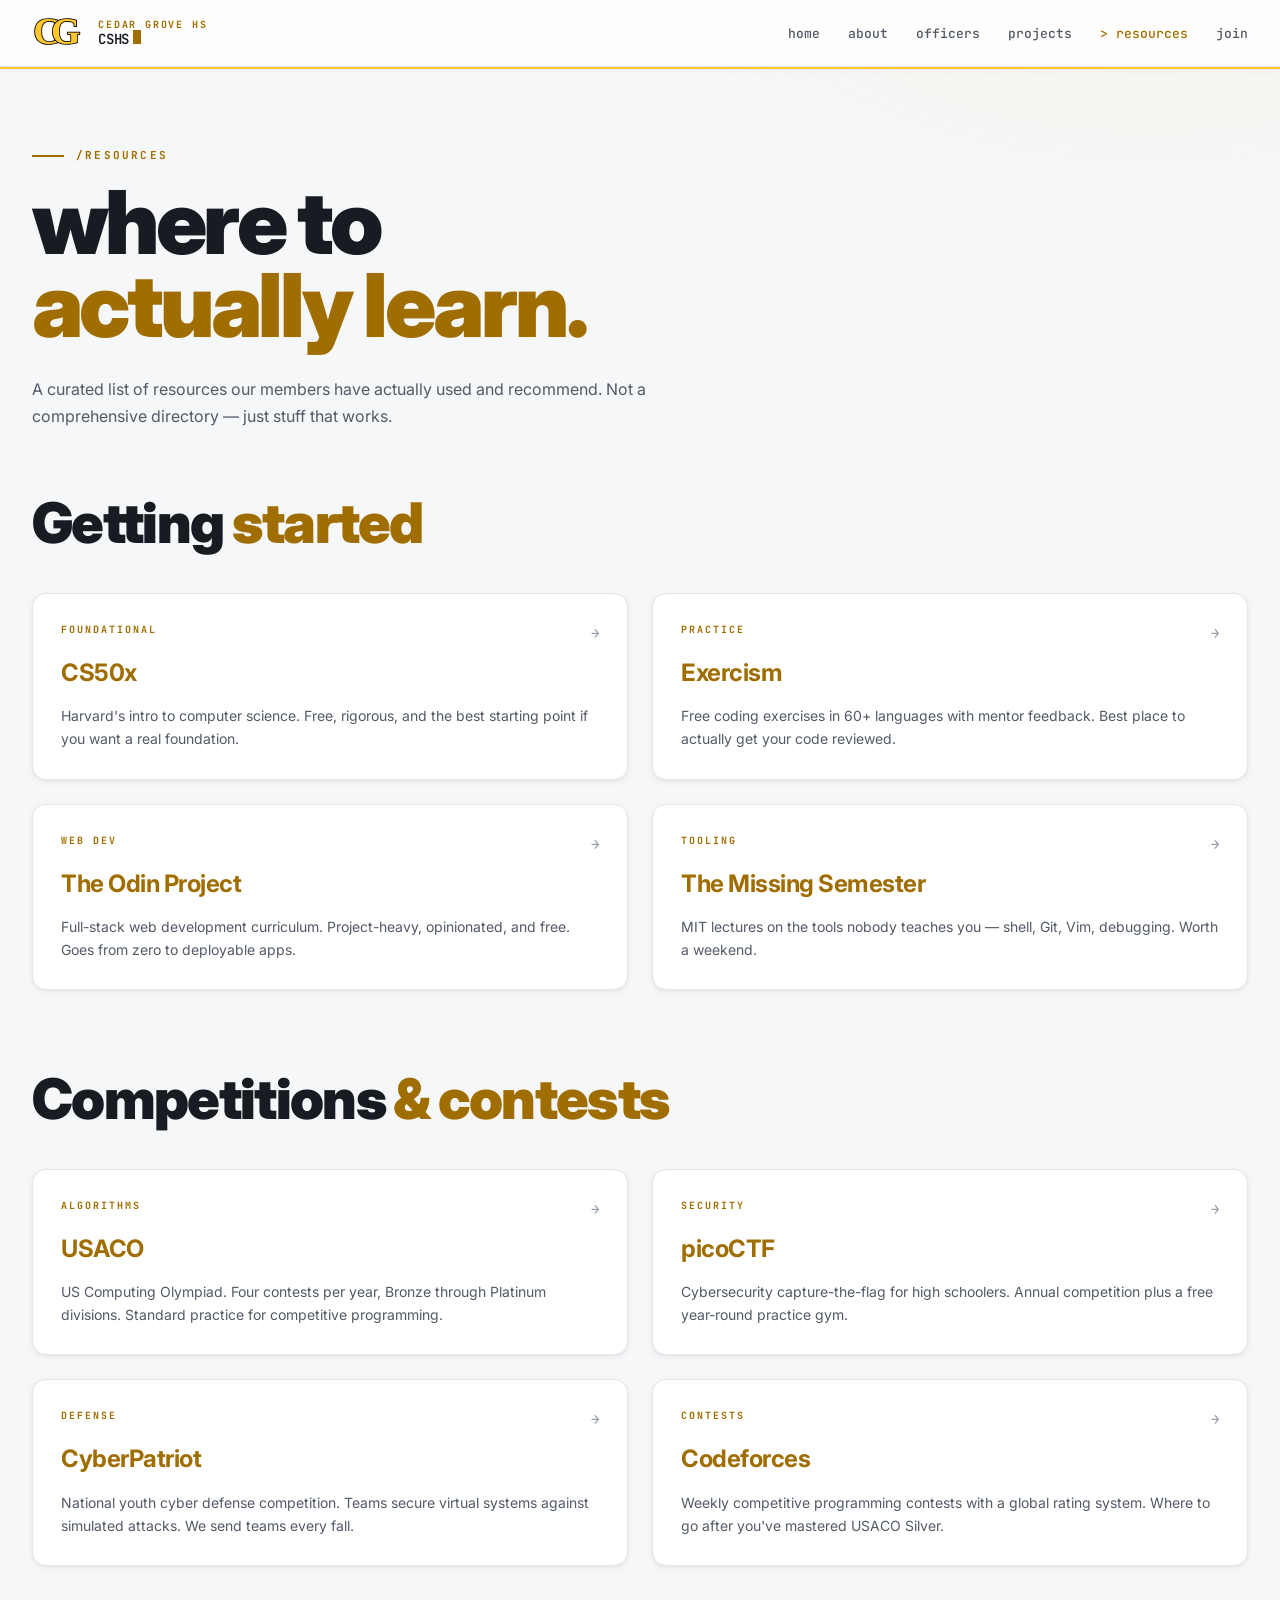
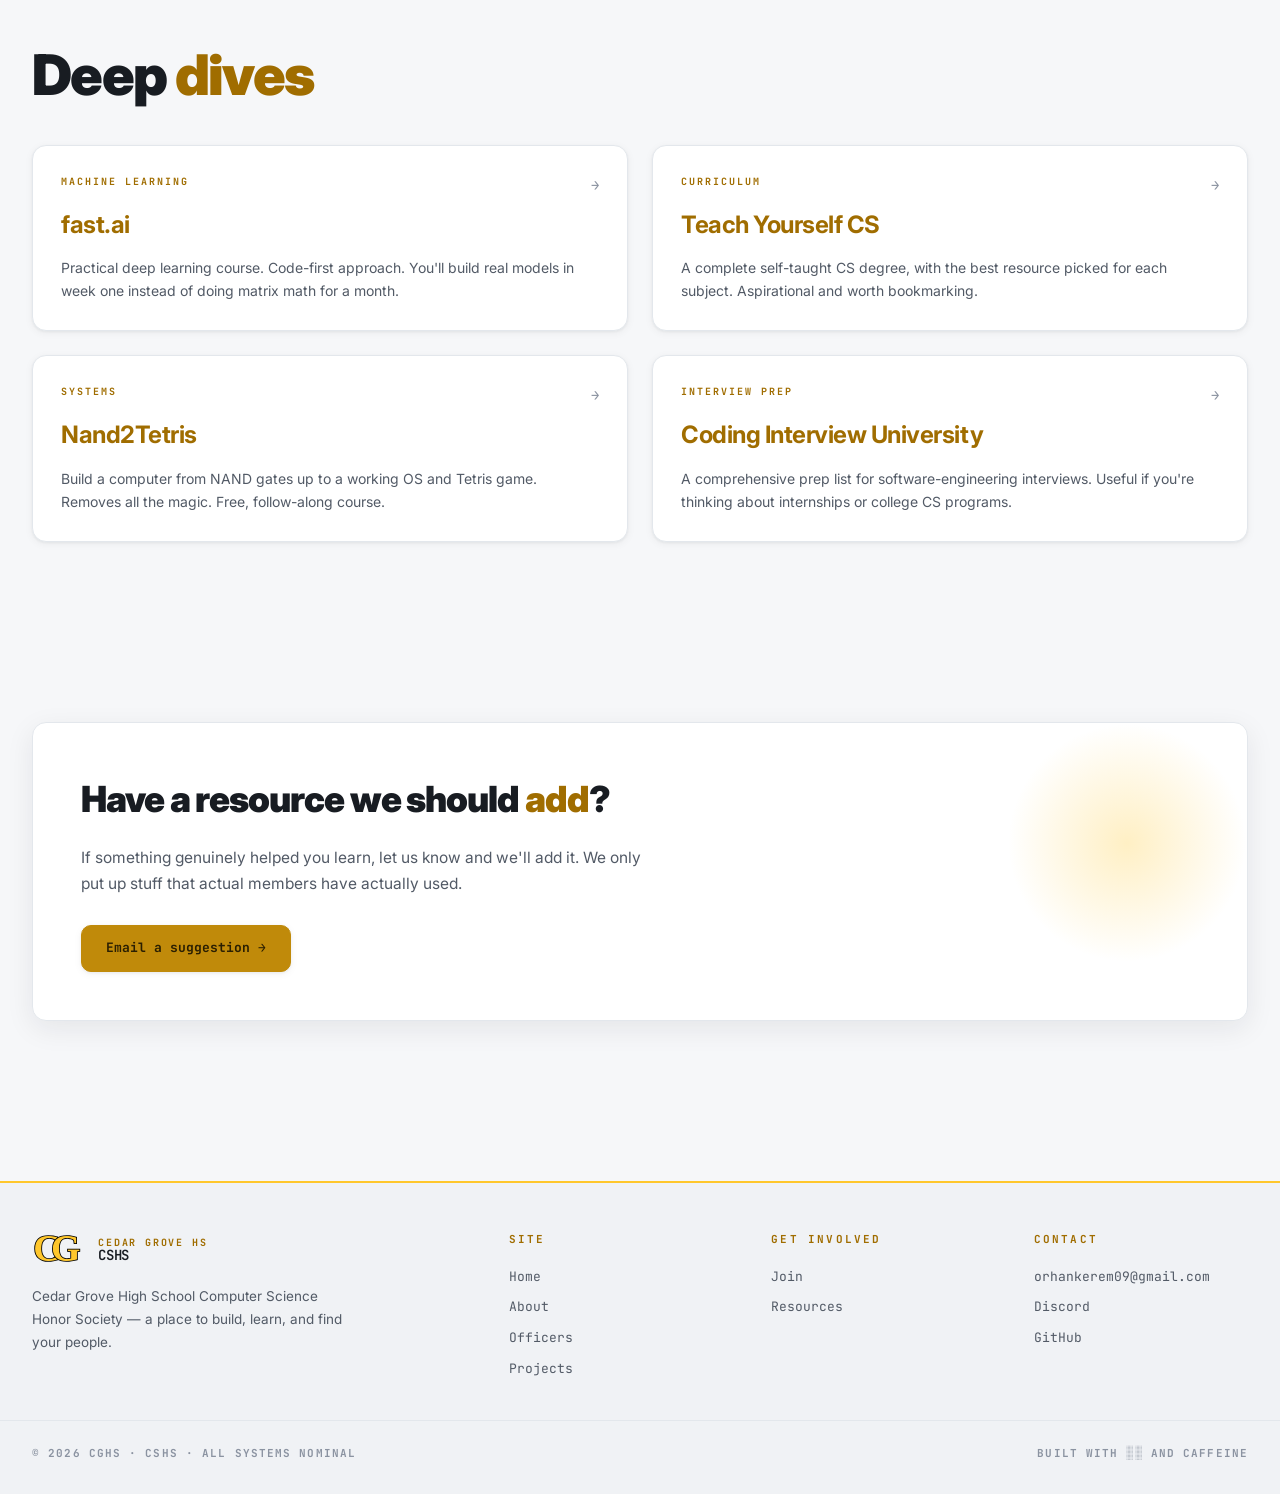
<file: resources.html>
<!DOCTYPE html>
<html lang="en">
<head>
  <meta charset="UTF-8">
  <meta name="viewport" content="width=device-width, initial-scale=1.0">
  <title>Resources — CSHS</title>
  <link rel="stylesheet" href="assets/style.css">
</head>
<body>

<nav>
  <div class="nav-inner">
    <a href="index.html" class="logo">
      <img src="assets/logo.svg" alt="Cedar Grove" class="logo-img">
      <span class="logo-text">
        <span class="logo-school">Cedar Grove HS</span>
        <span class="logo-club">CSHS<span class="logo-cursor"></span></span>
      </span>
    </a>
    <button class="nav-toggle" aria-label="Toggle menu">menu</button>
    <ul class="nav-links">
      <li><a href="index.html">home</a></li>
      <li><a href="about.html">about</a></li>
      <li><a href="officers.html">officers</a></li>
      <li><a href="projects.html">projects</a></li>
      <li><a href="resources.html" class="active">resources</a></li>
      <li><a href="join.html">join</a></li>
    </ul>
  </div>
</nav>

<main>

  <section class="hero">
    <div class="section-label">/resources</div>
    <h1 class="hero-title">
      <span class="line-1">where to</span>
      <span class="line-2">actually learn.</span>
    </h1>
    <p class="hero-subtitle" style="max-width: 640px;">
      A curated list of resources our members have actually used and recommend.
      Not a comprehensive directory — just stuff that works.
    </p>

    <h2 class="section-title" style="margin-top: 64px;">Getting <span class="accent">started</span></h2>
    <div class="resources-grid">
      <a href="https://cs50.harvard.edu/x/" target="_blank" class="resource-card">
        <div class="resource-tag">FOUNDATIONAL</div>
        <h3 class="resource-title">CS50x</h3>
        <p class="resource-desc">
          Harvard's intro to computer science. Free, rigorous, and the best
          starting point if you want a real foundation.
        </p>
      </a>
      <a href="https://exercism.org/" target="_blank" class="resource-card">
        <div class="resource-tag">PRACTICE</div>
        <h3 class="resource-title">Exercism</h3>
        <p class="resource-desc">
          Free coding exercises in 60+ languages with mentor feedback. Best
          place to actually get your code reviewed.
        </p>
      </a>
      <a href="https://www.theodinproject.com/" target="_blank" class="resource-card">
        <div class="resource-tag">WEB DEV</div>
        <h3 class="resource-title">The Odin Project</h3>
        <p class="resource-desc">
          Full-stack web development curriculum. Project-heavy, opinionated,
          and free. Goes from zero to deployable apps.
        </p>
      </a>
      <a href="https://missing.csail.mit.edu/" target="_blank" class="resource-card">
        <div class="resource-tag">TOOLING</div>
        <h3 class="resource-title">The Missing Semester</h3>
        <p class="resource-desc">
          MIT lectures on the tools nobody teaches you — shell, Git, Vim,
          debugging. Worth a weekend.
        </p>
      </a>
    </div>

    <h2 class="section-title" style="margin-top: 80px;">Competitions <span class="accent">& contests</span></h2>
    <div class="resources-grid">
      <a href="https://usaco.org/" target="_blank" class="resource-card">
        <div class="resource-tag">ALGORITHMS</div>
        <h3 class="resource-title">USACO</h3>
        <p class="resource-desc">
          US Computing Olympiad. Four contests per year, Bronze through
          Platinum divisions. Standard practice for competitive programming.
        </p>
      </a>
      <a href="https://picoctf.org/" target="_blank" class="resource-card">
        <div class="resource-tag">SECURITY</div>
        <h3 class="resource-title">picoCTF</h3>
        <p class="resource-desc">
          Cybersecurity capture-the-flag for high schoolers. Annual competition
          plus a free year-round practice gym.
        </p>
      </a>
      <a href="https://www.uscyberpatriot.org/" target="_blank" class="resource-card">
        <div class="resource-tag">DEFENSE</div>
        <h3 class="resource-title">CyberPatriot</h3>
        <p class="resource-desc">
          National youth cyber defense competition. Teams secure virtual
          systems against simulated attacks. We send teams every fall.
        </p>
      </a>
      <a href="https://codeforces.com/" target="_blank" class="resource-card">
        <div class="resource-tag">CONTESTS</div>
        <h3 class="resource-title">Codeforces</h3>
        <p class="resource-desc">
          Weekly competitive programming contests with a global rating system.
          Where to go after you've mastered USACO Silver.
        </p>
      </a>
    </div>

    <h2 class="section-title" style="margin-top: 80px;">Deep <span class="accent">dives</span></h2>
    <div class="resources-grid">
      <a href="https://www.fast.ai/" target="_blank" class="resource-card">
        <div class="resource-tag">MACHINE LEARNING</div>
        <h3 class="resource-title">fast.ai</h3>
        <p class="resource-desc">
          Practical deep learning course. Code-first approach. You'll build
          real models in week one instead of doing matrix math for a month.
        </p>
      </a>
      <a href="https://teachyourselfcs.com/" target="_blank" class="resource-card">
        <div class="resource-tag">CURRICULUM</div>
        <h3 class="resource-title">Teach Yourself CS</h3>
        <p class="resource-desc">
          A complete self-taught CS degree, with the best resource picked
          for each subject. Aspirational and worth bookmarking.
        </p>
      </a>
      <a href="https://nand2tetris.org/" target="_blank" class="resource-card">
        <div class="resource-tag">SYSTEMS</div>
        <h3 class="resource-title">Nand2Tetris</h3>
        <p class="resource-desc">
          Build a computer from NAND gates up to a working OS and Tetris game.
          Removes all the magic. Free, follow-along course.
        </p>
      </a>
      <a href="https://github.com/jwasham/coding-interview-university" target="_blank" class="resource-card">
        <div class="resource-tag">INTERVIEW PREP</div>
        <h3 class="resource-title">Coding Interview University</h3>
        <p class="resource-desc">
          A comprehensive prep list for software-engineering interviews.
          Useful if you're thinking about internships or college CS programs.
        </p>
      </a>
    </div>

  </section>

  <section class="section">
    <div class="cta-box">
      <h2 class="cta-title">Have a resource we should <span class="accent">add</span>?</h2>
      <p class="cta-text">
        If something genuinely helped you learn, let us know and we'll add it.
        We only put up stuff that actual members have actually used.
      </p>
      <a href="mailto:orhankerem09@gmail.com" class="btn btn-primary">Email a suggestion →</a>
    </div>
  </section>

</main>

<footer>
  <div class="footer-inner">
    <div class="footer-col">
      <div class="logo">
        <img src="assets/logo.svg" alt="Cedar Grove" class="logo-img">
        <span class="logo-text">
          <span class="logo-school">Cedar Grove HS</span>
          <span class="logo-club">CSHS</span>
        </span>
      </div>
      <p class="footer-tagline">
        Cedar Grove High School Computer Science Honor Society —
        a place to build, learn, and find your people.
      </p>
    </div>
    <div class="footer-col">
      <h4>Site</h4>
      <ul>
        <li><a href="index.html">Home</a></li>
        <li><a href="about.html">About</a></li>
        <li><a href="officers.html">Officers</a></li>
        <li><a href="projects.html">Projects</a></li>
      </ul>
    </div>
    <div class="footer-col">
      <h4>Get involved</h4>
      <ul>
        <li><a href="join.html">Join</a></li>
        <li><a href="resources.html">Resources</a></li>
      </ul>
    </div>
    <div class="footer-col">
      <h4>Contact</h4>
      <ul>
        <li><a href="mailto:orhankerem09@gmail.com">orhankerem09@gmail.com</a></li>
        <li><a href="#">Discord</a></li>
        <li><a href="https://github.com/Kerem-Orhan">GitHub</a></li>
      </ul>
    </div>
  </div>
  <div class="footer-bottom">
    <span>© 2026 CGHS · CSHS · ALL SYSTEMS NOMINAL</span>
    <span>BUILT WITH ░░ AND CAFFEINE</span>
  </div>
</footer>

<script src="assets/script.js"></script>
</body>
</html>
</file>
<file: assets/style.css>
/* ============================================
   CGHS CSHS — Cedar Grove High School
   Computer Science Honor Society
   School colors: gold + black
   ============================================ */

@import url('https://fonts.googleapis.com/css2?family=Inter:wght@400;500;600;700;800;900&family=JetBrains+Mono:wght@300;400;500;700;800&display=swap');

:root {
  /* Cool, restful neutrals so the warm gold accent actually pops */
  --bg: #f6f7f9;            /* cool off-white — gives the eye a rest */
  --bg-elevated: #ffffff;   /* clean white cards */
  --bg-card: #eef1f5;       /* cool light hover */
  --bg-panel: #f0f2f5;      /* subtle cool panel (ticker, footer) */
  --border: #e3e7ec;        /* cool hairline */
  --border-bright: #d2d8e1; /* stronger hairline */
  --text: #181c22;          /* cool near-black */
  --text-dim: #525a66;      /* cool gray body text */
  --text-muted: #8b93a1;    /* soft captions */
  --accent: #a06d00;        /* deep gold — readable on cool, for labels/links */
  --accent-bright: #ffc72c; /* bright CG gold — small accents only */
  --gold-solid: #c08a0a;    /* primary button — confident, not neon */
  --accent-dim: #ad7c06;    /* button hover */
  --accent-deep: #7a5400;
  --accent-soft: #fbeec2;   /* pale gold wash — used sparingly */
  --accent-glow: rgba(255, 199, 44, 0.28);
  --cream: #fff5d6;         /* light cream — dark terminal only */
  --magenta: #c42a6b;
  --cyan: #14809c;
  --red: #cf4d39;
  --shadow-sm: 0 1px 3px rgba(20, 28, 40, 0.06), 0 2px 8px rgba(20, 28, 40, 0.05);
  --shadow-md: 0 8px 28px rgba(20, 28, 40, 0.08);
  --shadow-lg: 0 20px 48px rgba(20, 28, 40, 0.12);
  --radius: 14px;
  --radius-sm: 10px;
  --mono: 'JetBrains Mono', ui-monospace, 'SF Mono', Menlo, monospace;
  --sans: 'Inter', -apple-system, BlinkMacSystemFont, 'Segoe UI', Roboto, Helvetica, Arial, sans-serif;
}

* {
  margin: 0;
  padding: 0;
  box-sizing: border-box;
}

html {
  scroll-behavior: smooth;
}

body {
  font-family: var(--mono);
  background: var(--bg);
  color: var(--text);
  line-height: 1.6;
  font-size: 14px;
  overflow-x: hidden;
  position: relative;
}

/* No grid pattern — keep the background calm and restful.
   A single faint brand glow in one corner adds depth without noise. */
body::after {
  content: '';
  position: fixed;
  inset: 0;
  background: radial-gradient(820px 480px at 90% -12%, rgba(255, 199, 44, 0.10), transparent 68%);
  pointer-events: none;
  z-index: 0;
}

a {
  color: var(--accent);
  text-decoration: none;
  transition: opacity 0.2s;
}

a:hover {
  opacity: 0.85;
}

/* ============================================
   NAVIGATION
   ============================================ */
nav {
  position: sticky;
  top: 0;
  z-index: 100;
  background: rgba(255, 255, 255, 0.82);
  backdrop-filter: blur(12px);
  border-bottom: 1px solid var(--border);
  box-shadow: 0 2px 0 var(--accent-bright), var(--shadow-sm);
}

.nav-inner {
  max-width: 1300px;
  margin: 0 auto;
  padding: 14px 32px;
  display: flex;
  justify-content: space-between;
  align-items: center;
  gap: 16px;
}

.logo {
  font-family: var(--mono);
  font-weight: 800;
  font-size: 16px;
  letter-spacing: -0.02em;
  display: flex;
  align-items: center;
  gap: 12px;
  color: var(--text);
}

.logo-img {
  height: 38px;
  width: auto;
  display: block;
}

.logo-text {
  display: flex;
  flex-direction: column;
  line-height: 1.1;
}

.logo-text .logo-school {
  font-size: 10px;
  color: var(--accent);
  letter-spacing: 0.18em;
  text-transform: uppercase;
  font-weight: 700;
}

.logo-text .logo-club {
  font-size: 14px;
  color: var(--text);
  font-weight: 600;
}

.logo-cursor {
  display: inline-block;
  width: 8px;
  height: 14px;
  background: var(--accent);
  animation: blink 1.1s steps(2) infinite;
  margin-left: 4px;
}

@keyframes blink {
  0%, 50% { opacity: 1; }
  51%, 100% { opacity: 0; }
}

.nav-links {
  display: flex;
  gap: 28px;
  align-items: center;
  list-style: none;
}

.nav-links a {
  color: var(--text-dim);
  font-size: 13px;
  font-weight: 500;
  position: relative;
  padding: 4px 0;
}

.nav-links a:hover,
.nav-links a.active {
  color: var(--accent);
  opacity: 1;
}

.nav-links a.active::before {
  content: '> ';
  color: var(--accent);
}

.nav-toggle {
  display: none;
  background: none;
  border: 1px solid var(--border-bright);
  color: var(--text);
  padding: 6px 12px;
  cursor: pointer;
  font-family: var(--mono);
  font-size: 12px;
}

/* ============================================
   LAYOUT
   ============================================ */
main {
  position: relative;
  z-index: 2;
  max-width: 1300px;
  margin: 0 auto;
  padding: 0 32px;
}

.section {
  padding: 80px 0;
  position: relative;
}

.section-label {
  font-size: 11px;
  color: var(--accent);
  letter-spacing: 0.2em;
  text-transform: uppercase;
  margin-bottom: 16px;
  display: flex;
  align-items: center;
  gap: 12px;
  font-weight: 700;
}

.section-label::before {
  content: '';
  width: 32px;
  height: 2px;
  background: var(--accent);
}

.section-title {
  font-family: var(--sans);
  font-size: clamp(2rem, 5vw, 3.5rem);
  font-weight: 900;
  line-height: 1.05;
  letter-spacing: -0.03em;
  margin-bottom: 24px;
  color: var(--text);
}

.section-title .accent {
  color: var(--accent);
}

/* ============================================
   HERO
   ============================================ */
.hero {
  padding: 80px 0 60px;
  position: relative;
}

.hero-grid {
  display: grid;
  grid-template-columns: 1.35fr 1fr;
  gap: 56px;
  align-items: center;
}

.hero-content {
  position: relative;
}

.hero-tag {
  font-size: 11px;
  color: var(--accent);
  letter-spacing: 0.26em;
  text-transform: uppercase;
  margin-bottom: 22px;
  display: inline-flex;
  align-items: center;
  gap: 10px;
  padding: 7px 14px;
  border: 1px solid var(--border-bright);
  background: var(--bg-elevated);
  font-weight: 700;
  border-radius: 999px;
  box-shadow: var(--shadow-sm);
}

.hero-tag .pulse {
  width: 8px;
  height: 8px;
  background: var(--accent);
  border-radius: 50%;
  box-shadow: 0 0 12px var(--accent);
  animation: pulse 2s ease-in-out infinite;
}

@keyframes pulse {
  0%, 100% { opacity: 1; transform: scale(1); }
  50% { opacity: 0.5; transform: scale(0.85); }
}

.hero-title {
  font-family: var(--sans);
  font-size: clamp(2.5rem, 7vw, 5.5rem);
  font-weight: 900;
  line-height: 0.95;
  letter-spacing: -0.04em;
  margin-bottom: 28px;
}

.hero-title .line-1 { display: block; }
.hero-title .line-2 {
  display: block;
  color: var(--accent);
}

.hero-subtitle {
  font-family: var(--sans);
  font-size: 16px;
  color: var(--text-dim);
  max-width: 500px;
  margin-bottom: 36px;
  line-height: 1.7;
}

.hero-cta {
  display: flex;
  gap: 16px;
  flex-wrap: wrap;
}

.btn {
  display: inline-flex;
  align-items: center;
  gap: 8px;
  padding: 12px 24px;
  font-family: var(--mono);
  font-size: 13px;
  font-weight: 600;
  border: 1px solid var(--border-bright);
  background: var(--bg-elevated);
  color: var(--text);
  cursor: pointer;
  transition: all 0.2s;
  text-decoration: none;
  border-radius: var(--radius-sm);
  box-shadow: var(--shadow-sm);
}

.btn:hover {
  border-color: var(--accent);
  color: var(--accent);
  background: var(--bg-card);
  transform: translateY(-1px);
  box-shadow: var(--shadow-md);
}

.btn-primary {
  background: var(--gold-solid);
  color: #2a1f02;
  border-color: var(--gold-solid);
  font-weight: 700;
  box-shadow: var(--shadow-sm);
}

.btn-primary:hover {
  background: var(--accent-dim);
  color: #2a1f02;
  transform: translateY(-1px);
  box-shadow: var(--shadow-md);
}

/* Terminal window in hero — a friendly code window on the light page */
.terminal {
  background: #211e18;
  border: 1px solid #38331f;
  border-radius: 14px;
  overflow: hidden;
  font-size: 12px;
  color: #f3ecd8;
  box-shadow: var(--shadow-lg);
}

.terminal-header {
  background: #2a261a;
  padding: 10px 14px;
  display: flex;
  align-items: center;
  gap: 8px;
  border-bottom: 1px solid #38331f;
}

.terminal-dot {
  width: 10px;
  height: 10px;
  border-radius: 50%;
}

.dot-red { background: #ff5f56; }
.dot-yellow { background: #ffbd2e; }
.dot-green { background: #27c93f; }

.terminal-title {
  color: var(--text-muted);
  font-size: 11px;
  margin-left: auto;
}

.terminal-body {
  padding: 20px;
  min-height: 280px;
  line-height: 1.8;
}

.terminal-line {
  display: block;
  opacity: 0;
  animation: typeIn 0.5s ease-out forwards;
}

.terminal-line:nth-child(1) { animation-delay: 0.3s; }
.terminal-line:nth-child(2) { animation-delay: 0.8s; }
.terminal-line:nth-child(3) { animation-delay: 1.2s; }
.terminal-line:nth-child(4) { animation-delay: 1.7s; }
.terminal-line:nth-child(5) { animation-delay: 2.1s; }
.terminal-line:nth-child(6) { animation-delay: 2.5s; }
.terminal-line:nth-child(7) { animation-delay: 3.0s; }

@keyframes typeIn {
  from { opacity: 0; transform: translateY(4px); }
  to { opacity: 1; transform: translateY(0); }
}

/* Syntax colors live only inside the dark terminal — kept vivid on dark */
.prompt { color: #ffc72c; }
.path { color: #6cc1da; }
.comment { color: #8f8770; }
.string { color: #fff0c2; }
.keyword { color: #ff7aa8; }

/* ============================================
   STATS
   ============================================ */
.stats-grid {
  display: grid;
  grid-template-columns: repeat(4, 1fr);
  gap: 1px;
  background: var(--border);
  border: 1px solid var(--border);
  margin-top: 40px;
}

.stat {
  background: var(--bg-elevated);
  padding: 32px 24px;
  position: relative;
  transition: background 0.2s;
}

.stat:hover {
  background: var(--bg-card);
}

.stat-label {
  font-size: 10px;
  color: var(--text-muted);
  text-transform: uppercase;
  letter-spacing: 0.2em;
  margin-bottom: 12px;
  font-weight: 700;
}

.stat-value {
  font-family: var(--mono);
  font-size: 2.6rem;
  font-weight: 800;
  color: var(--accent);
  line-height: 1;
  letter-spacing: -0.02em;
  font-variant-numeric: tabular-nums;
}

.stat-suffix {
  font-family: var(--mono);
  font-size: 11px;
  color: var(--text-muted);
  letter-spacing: 0.04em;
  margin-top: 10px;
}

/* ============================================
   EVENTS
   ============================================ */
.events-section {
  border-top: 1px solid var(--border);
}

.events-header {
  display: flex;
  justify-content: space-between;
  align-items: flex-end;
  margin-bottom: 40px;
  flex-wrap: wrap;
  gap: 16px;
}

.events-list {
  display: flex;
  flex-direction: column;
  gap: 1px;
  background: var(--border);
  border: 1px solid var(--border);
}

.event {
  background: var(--bg-elevated);
  padding: 24px 28px;
  display: grid;
  grid-template-columns: 100px 1fr auto;
  gap: 24px;
  align-items: center;
  transition: background 0.2s;
  cursor: pointer;
}

.event:hover {
  background: var(--bg-card);
}

.event-date {
  text-align: center;
  border-right: 1px solid var(--border-bright);
  padding-right: 24px;
}

.event-day {
  font-family: var(--mono);
  font-size: 2.2rem;
  font-weight: 800;
  color: var(--accent);
  line-height: 1;
  font-variant-numeric: tabular-nums;
}

.event-month {
  font-size: 10px;
  color: var(--text-dim);
  text-transform: uppercase;
  letter-spacing: 0.2em;
  margin-top: 4px;
  font-weight: 700;
}

.event-body {
  min-width: 0;
}

.event-title {
  font-size: 15px;
  font-weight: 600;
  color: var(--text);
  margin-bottom: 6px;
}

.event-meta {
  font-size: 12px;
  color: var(--text-dim);
  display: flex;
  gap: 16px;
  flex-wrap: wrap;
  margin-bottom: 8px;
}

.event-meta span {
  display: inline-flex;
  align-items: center;
  gap: 6px;
}

.event-description {
  font-family: var(--sans);
  font-size: 13px;
  color: var(--text-dim);
  line-height: 1.6;
}

.event-type {
  font-size: 10px;
  text-transform: uppercase;
  letter-spacing: 0.15em;
  padding: 4px 10px;
  border: 1px solid;
  font-weight: 700;
  white-space: nowrap;
}

.event-type {
  border-radius: 999px;
  background: var(--bg-elevated);
}

.event-type.meeting { color: var(--accent); border-color: var(--accent); }
.event-type.workshop { color: var(--cyan); border-color: var(--cyan); }
.event-type.competition { color: var(--magenta); border-color: var(--magenta); }
.event-type.social { color: #2f9e6f; border-color: #2f9e6f; }
.event-type.guest { color: var(--red); border-color: var(--red); }
.event-type.other { color: var(--text-dim); border-color: var(--border-bright); }

/* ============================================
   ANNOUNCEMENTS BAR
   ============================================ */
.announcement-bar {
  background: var(--bg-panel);
  border-top: 1px solid var(--border);
  border-bottom: 1px solid var(--border);
  padding: 12px 0;
  overflow: hidden;
  position: relative;
}

.announcement-track {
  display: flex;
  gap: 60px;
  animation: scroll 40s linear infinite;
  white-space: nowrap;
  width: max-content;
}

@keyframes scroll {
  from { transform: translateX(0); }
  to { transform: translateX(-50%); }
}

.announcement-item {
  font-size: 12px;
  color: var(--text-dim);
  display: inline-flex;
  align-items: center;
  gap: 12px;
}

.announcement-item::before {
  content: '◆';
  color: var(--accent);
  font-size: 10px;
}

.announcement-item.high::before {
  color: var(--red);
}

/* ============================================
   CHART SECTION
   ============================================ */
.activity-chart {
  background: var(--bg-elevated);
  border: 1px solid var(--border);
  padding: 32px;
  margin-top: 40px;
  border-radius: var(--radius);
  box-shadow: var(--shadow-md);
}

.chart-header {
  display: flex;
  justify-content: space-between;
  align-items: center;
  margin-bottom: 32px;
  padding-bottom: 16px;
  border-bottom: 1px solid var(--border);
}

.chart-title {
  font-size: 13px;
  font-weight: 600;
  color: var(--text);
}

.chart-legend {
  display: flex;
  gap: 20px;
  font-size: 11px;
  color: var(--text-dim);
}

.legend-dot {
  display: inline-block;
  width: 10px;
  height: 10px;
  margin-right: 6px;
  vertical-align: middle;
}

.bar-chart {
  display: grid;
  grid-template-columns: repeat(8, 1fr);
  gap: 12px;
  height: 240px;
  align-items: end;
}

.bar-col {
  display: flex;
  flex-direction: column;
  align-items: center;
  height: 100%;
  position: relative;
}

.bar-stack {
  width: 100%;
  display: flex;
  flex-direction: column-reverse;
  flex: 1;
  border-bottom: 1px solid var(--border-bright);
}

.bar {
  width: 100%;
  background: var(--accent-bright);
  border-radius: 4px 4px 0 0;
  transition: opacity 0.2s;
  position: relative;
  animation: barGrow 0.8s ease-out forwards;
  transform-origin: bottom;
  transform: scaleY(0);
}

.bar.attendance { background: var(--accent-bright); }
.bar.workshops { background: var(--cyan); }

@keyframes barGrow {
  to { transform: scaleY(1); }
}

.bar-col:nth-child(1) .bar { animation-delay: 0.05s; }
.bar-col:nth-child(2) .bar { animation-delay: 0.1s; }
.bar-col:nth-child(3) .bar { animation-delay: 0.15s; }
.bar-col:nth-child(4) .bar { animation-delay: 0.2s; }
.bar-col:nth-child(5) .bar { animation-delay: 0.25s; }
.bar-col:nth-child(6) .bar { animation-delay: 0.3s; }
.bar-col:nth-child(7) .bar { animation-delay: 0.35s; }
.bar-col:nth-child(8) .bar { animation-delay: 0.4s; }

.bar-col:hover .bar { opacity: 0.7; }

.bar-label {
  font-size: 10px;
  color: var(--text-muted);
  margin-top: 8px;
  text-transform: uppercase;
  letter-spacing: 0.1em;
  font-weight: 700;
}

/* ============================================
   ABOUT PAGE
   ============================================ */
.about-grid {
  display: grid;
  grid-template-columns: 1fr 1fr;
  gap: 64px;
  margin-top: 48px;
}

.about-text p {
  font-family: var(--sans);
  font-size: 15.5px;
  color: var(--text-dim);
  line-height: 1.8;
  margin-bottom: 20px;
}

.about-text p:first-child::first-letter {
  font-family: var(--sans);
  font-size: 3.5rem;
  font-weight: 900;
  float: left;
  line-height: 0.9;
  margin: 4px 12px -4px 0;
  color: var(--accent);
}

.values-list {
  display: flex;
  flex-direction: column;
  gap: 1px;
  background: var(--border);
  border: 1px solid var(--border);
}

.value-item {
  background: var(--bg-elevated);
  padding: 24px;
  transition: background 0.2s;
}

.value-item:hover {
  background: var(--bg-card);
}

.value-num {
  font-family: var(--mono);
  font-size: 11px;
  color: var(--text-muted);
  letter-spacing: 0.2em;
  margin-bottom: 8px;
  font-weight: 700;
}

.value-title {
  font-family: var(--sans);
  font-size: 1.5rem;
  font-weight: 700;
  color: var(--accent);
  margin-bottom: 8px;
  letter-spacing: -0.02em;
}

.value-desc {
  font-family: var(--sans);
  font-size: 14px;
  color: var(--text-dim);
  line-height: 1.65;
}

/* ============================================
   OFFICERS / TEAM
   ============================================ */
.officers-grid {
  display: grid;
  grid-template-columns: repeat(4, 1fr);
  gap: 1px;
  background: var(--border);
  border: 1px solid var(--border);
  margin-top: 40px;
}

.officer {
  background: var(--bg-elevated);
  padding: 28px 24px;
  transition: background 0.2s;
}

.officer:hover {
  background: var(--bg-card);
}

.officer-avatar {
  width: 64px;
  height: 64px;
  background: var(--bg-card);
  border: 2px solid var(--accent);
  display: flex;
  align-items: center;
  justify-content: center;
  font-family: var(--sans);
  font-weight: 900;
  font-size: 1.5rem;
  color: var(--accent);
  margin-bottom: 16px;
}

.officer-role {
  font-size: 10px;
  color: var(--text-muted);
  letter-spacing: 0.2em;
  text-transform: uppercase;
  margin-bottom: 6px;
  font-weight: 700;
}

.officer-name {
  font-family: var(--sans);
  font-size: 1.25rem;
  font-weight: 700;
  color: var(--text);
  letter-spacing: -0.02em;
}

.officer-grade {
  font-size: 11px;
  color: var(--text-dim);
  margin-top: 4px;
}

/* ============================================
   JOIN / CTA SECTION
   ============================================ */
.cta-box {
  background: var(--bg-elevated);
  border: 1px solid var(--border);
  padding: 48px;
  margin-top: 40px;
  position: relative;
  overflow: hidden;
  border-radius: var(--radius);
  box-shadow: var(--shadow-md);
}

.cta-box::before {
  content: '';
  position: absolute;
  top: 0;
  right: 0;
  width: 240px;
  height: 240px;
  background: radial-gradient(circle, var(--accent-glow), transparent 70%);
  pointer-events: none;
}

.cta-title {
  font-family: var(--sans);
  font-size: 2.25rem;
  font-weight: 900;
  letter-spacing: -0.03em;
  margin-bottom: 16px;
  color: var(--text);
}

.cta-title .accent { color: var(--accent); }

.cta-text {
  font-family: var(--sans);
  color: var(--text-dim);
  font-size: 15.5px;
  margin-bottom: 28px;
  max-width: 580px;
  line-height: 1.7;
}

/* ============================================
   RESOURCES (page)
   ============================================ */
.resources-grid {
  display: grid;
  grid-template-columns: repeat(2, 1fr);
  gap: 24px;
  margin-top: 40px;
}

.resource-card {
  background: var(--bg-elevated);
  border: 1px solid var(--border);
  padding: 28px;
  transition: all 0.2s;
  cursor: pointer;
  position: relative;
  border-radius: var(--radius);
  box-shadow: var(--shadow-sm);
}

.resource-card:hover {
  border-color: var(--accent-bright);
  transform: translateY(-3px);
  box-shadow: var(--shadow-md);
}

.resource-card::after {
  content: '→';
  position: absolute;
  top: 28px;
  right: 28px;
  color: var(--text-muted);
  transition: all 0.2s;
}

.resource-card:hover::after {
  color: var(--accent);
  transform: translate(4px, 0);
}

.resource-tag {
  font-size: 10px;
  color: var(--accent);
  letter-spacing: 0.2em;
  text-transform: uppercase;
  margin-bottom: 16px;
  font-weight: 700;
}

.resource-title {
  font-family: var(--sans);
  font-size: 1.5rem;
  font-weight: 700;
  margin-bottom: 12px;
  letter-spacing: -0.02em;
}

.resource-desc {
  font-family: var(--sans);
  color: var(--text-dim);
  font-size: 14px;
  line-height: 1.65;
}

/* ============================================
   PROJECTS
   ============================================ */
.projects-grid {
  display: grid;
  grid-template-columns: repeat(3, 1fr);
  gap: 1px;
  background: var(--border);
  border: 1px solid var(--border);
  margin-top: 40px;
}

.project {
  background: var(--bg-elevated);
  padding: 32px 28px;
  transition: background 0.2s;
  color: inherit;
  text-decoration: none;
  display: block;
}

.project:hover {
  background: var(--bg-card);
}

.project-icon {
  font-family: var(--mono);
  font-size: 11px;
  color: var(--accent);
  margin-bottom: 16px;
  letter-spacing: 0.1em;
  font-weight: 700;
}

.project-title {
  font-family: var(--sans);
  font-size: 1.4rem;
  font-weight: 700;
  margin-bottom: 12px;
  letter-spacing: -0.02em;
  color: var(--text);
}

.project:hover .project-title {
  color: var(--accent);
}

.project-desc {
  font-family: var(--sans);
  color: var(--text-dim);
  font-size: 13.5px;
  line-height: 1.65;
  margin-bottom: 16px;
}

.project-tags {
  display: flex;
  gap: 8px;
  flex-wrap: wrap;
}

.project-tag {
  font-size: 10px;
  color: var(--text-muted);
  border: 1px solid var(--border-bright);
  padding: 3px 8px;
}

/* ============================================
   FOOTER
   ============================================ */
footer {
  border-top: 2px solid var(--accent-bright);
  padding: 48px 0 32px;
  margin-top: 80px;
  position: relative;
  z-index: 2;
  background: var(--bg-panel);
}

.footer-inner {
  max-width: 1300px;
  margin: 0 auto;
  padding: 0 32px;
  display: grid;
  grid-template-columns: 2fr 1fr 1fr 1fr;
  gap: 48px;
  margin-bottom: 40px;
}

.footer-col h4 {
  font-size: 11px;
  color: var(--accent);
  letter-spacing: 0.2em;
  text-transform: uppercase;
  margin-bottom: 16px;
  font-weight: 700;
}

.footer-col ul {
  list-style: none;
  display: flex;
  flex-direction: column;
  gap: 8px;
}

.footer-col a {
  color: var(--text-dim);
  font-size: 13px;
}

.footer-col a:hover {
  color: var(--accent);
}

.footer-tagline {
  font-family: var(--sans);
  font-size: 13.5px;
  color: var(--text-dim);
  max-width: 320px;
  line-height: 1.7;
  margin-top: 16px;
}

.footer-bottom {
  max-width: 1300px;
  margin: 0 auto;
  padding: 24px 32px 0;
  border-top: 1px solid var(--border);
  display: flex;
  justify-content: space-between;
  align-items: center;
  font-size: 11px;
  color: var(--text-muted);
  letter-spacing: 0.1em;
  font-weight: 700;
}

/* ============================================
   RESPONSIVE
   ============================================ */
@media (max-width: 900px) {
  .hero-grid { grid-template-columns: 1fr; }
  .stats-grid { grid-template-columns: repeat(2, 1fr); }
  .about-grid { grid-template-columns: 1fr; gap: 40px; }
  .officers-grid { grid-template-columns: repeat(2, 1fr); }
  .projects-grid { grid-template-columns: 1fr; }
  .resources-grid { grid-template-columns: 1fr; }
  .footer-inner { grid-template-columns: 1fr 1fr; gap: 32px; }
  .nav-links {
    display: none;
    position: absolute;
    top: 100%;
    left: 0;
    right: 0;
    flex-direction: column;
    background: var(--bg-elevated);
    border-bottom: 1px solid var(--border);
    padding: 16px 32px;
    gap: 16px;
  }
  .nav-links.open { display: flex; }
  .nav-toggle { display: block; }
  .event {
    grid-template-columns: 80px 1fr;
    gap: 16px;
  }
  .event-type { grid-column: 2; justify-self: start; }
  .bar-chart { grid-template-columns: repeat(4, 1fr); }
  .bar-col:nth-child(n+5) { display: none; }
  main { padding: 0 20px; }
  .nav-inner { padding: 12px 20px; }
  .cta-box { padding: 32px 24px; }
}

@media (max-width: 600px) {
  .stats-grid { grid-template-columns: 1fr 1fr; }
  .officers-grid { grid-template-columns: 1fr; }
  .footer-inner { grid-template-columns: 1fr; }
  .footer-bottom { flex-direction: column; gap: 12px; }
  .logo-text .logo-club { font-size: 12px; }
  .logo-img { height: 32px; }
}

/* ============================================
   LOADING / EMPTY STATES
   ============================================ */
.empty-state {
  text-align: center;
  padding: 64px 24px;
  color: var(--text-muted);
  font-size: 13px;
  background: var(--bg-elevated);
  border: 1px dashed var(--border-bright);
}

.empty-state::before {
  content: '// ';
  color: var(--accent);
}

/* Reveal on scroll */
.reveal {
  opacity: 0;
  transform: translateY(20px);
  transition: opacity 0.7s ease, transform 0.7s ease;
}

.reveal.visible {
  opacity: 1;
  transform: translateY(0);
}

/* ============================================
   SOFT SURFACES — round & lift the hairline grids
   ============================================ */
.stats-grid,
.events-list,
.officers-grid,
.projects-grid,
.values-list {
  border-radius: var(--radius);
  overflow: hidden;
  box-shadow: var(--shadow-md);
}

.empty-state {
  border-radius: var(--radius);
}
</file>
